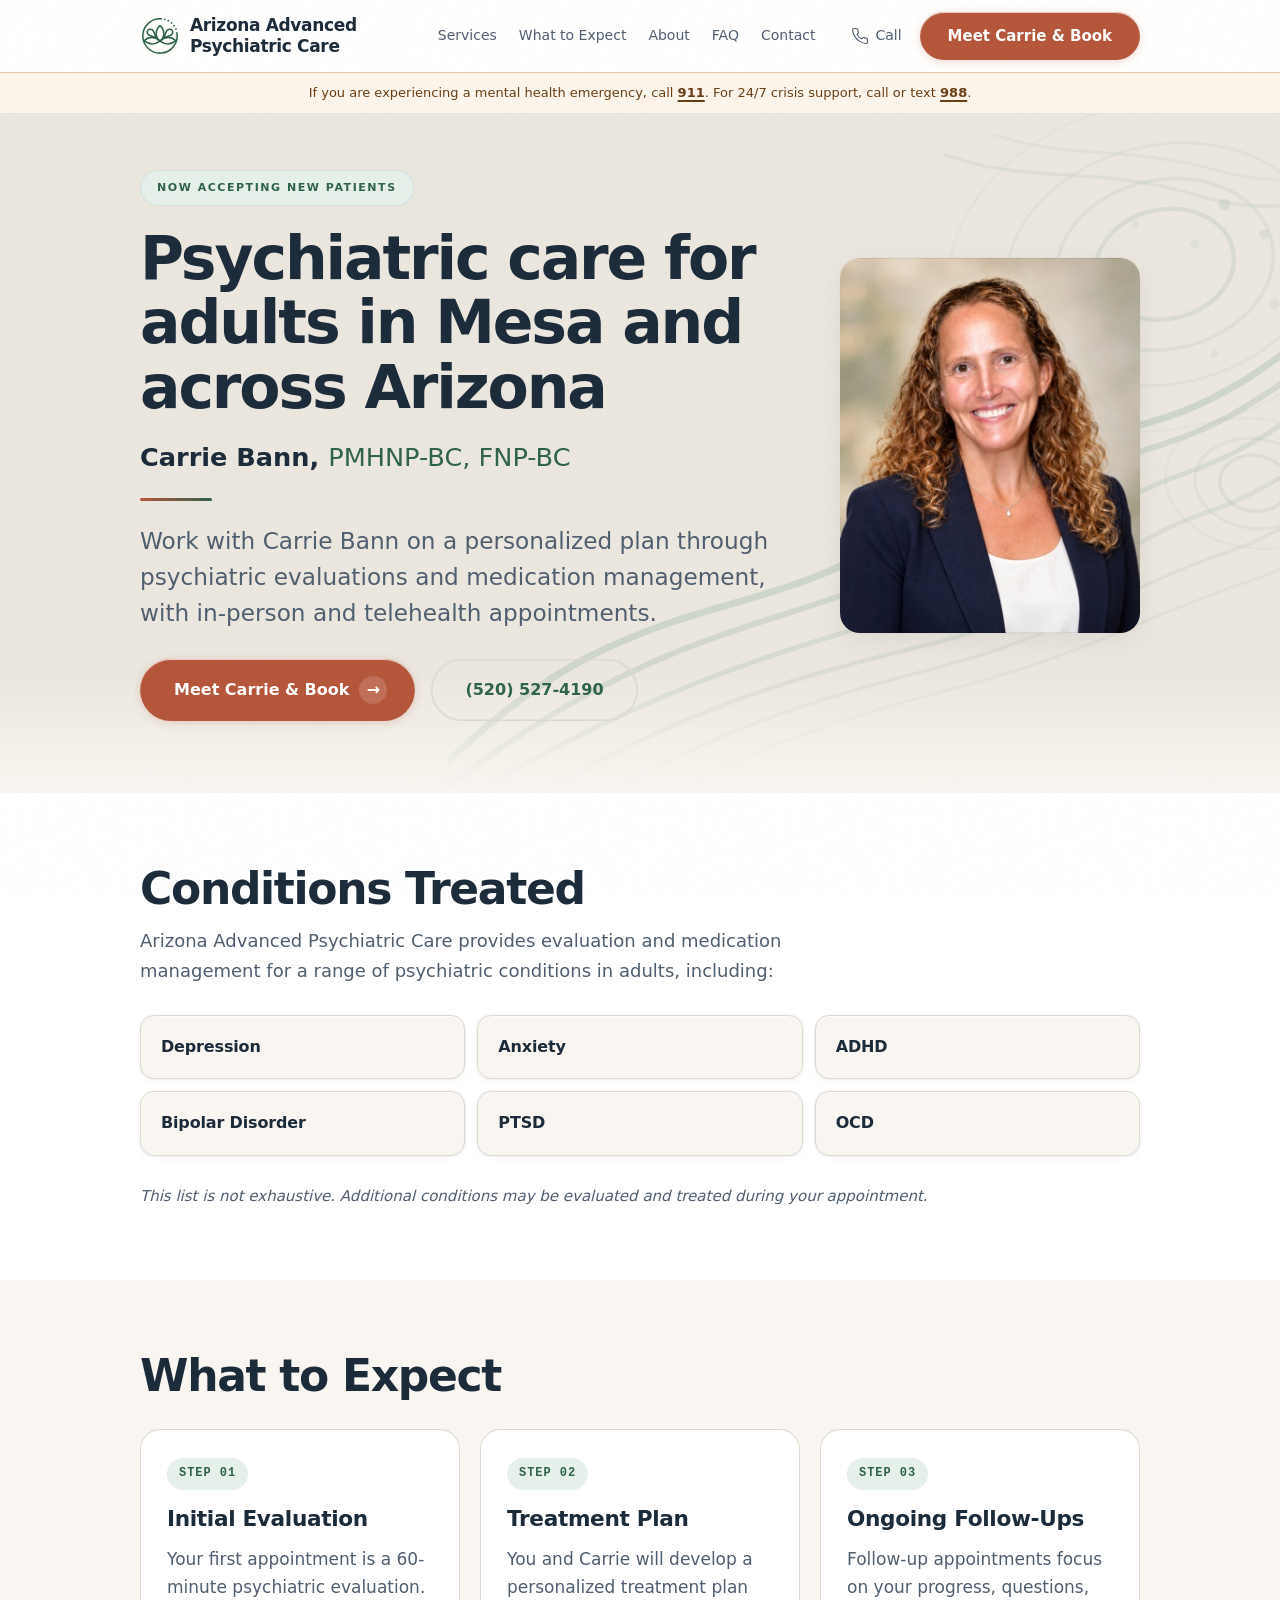
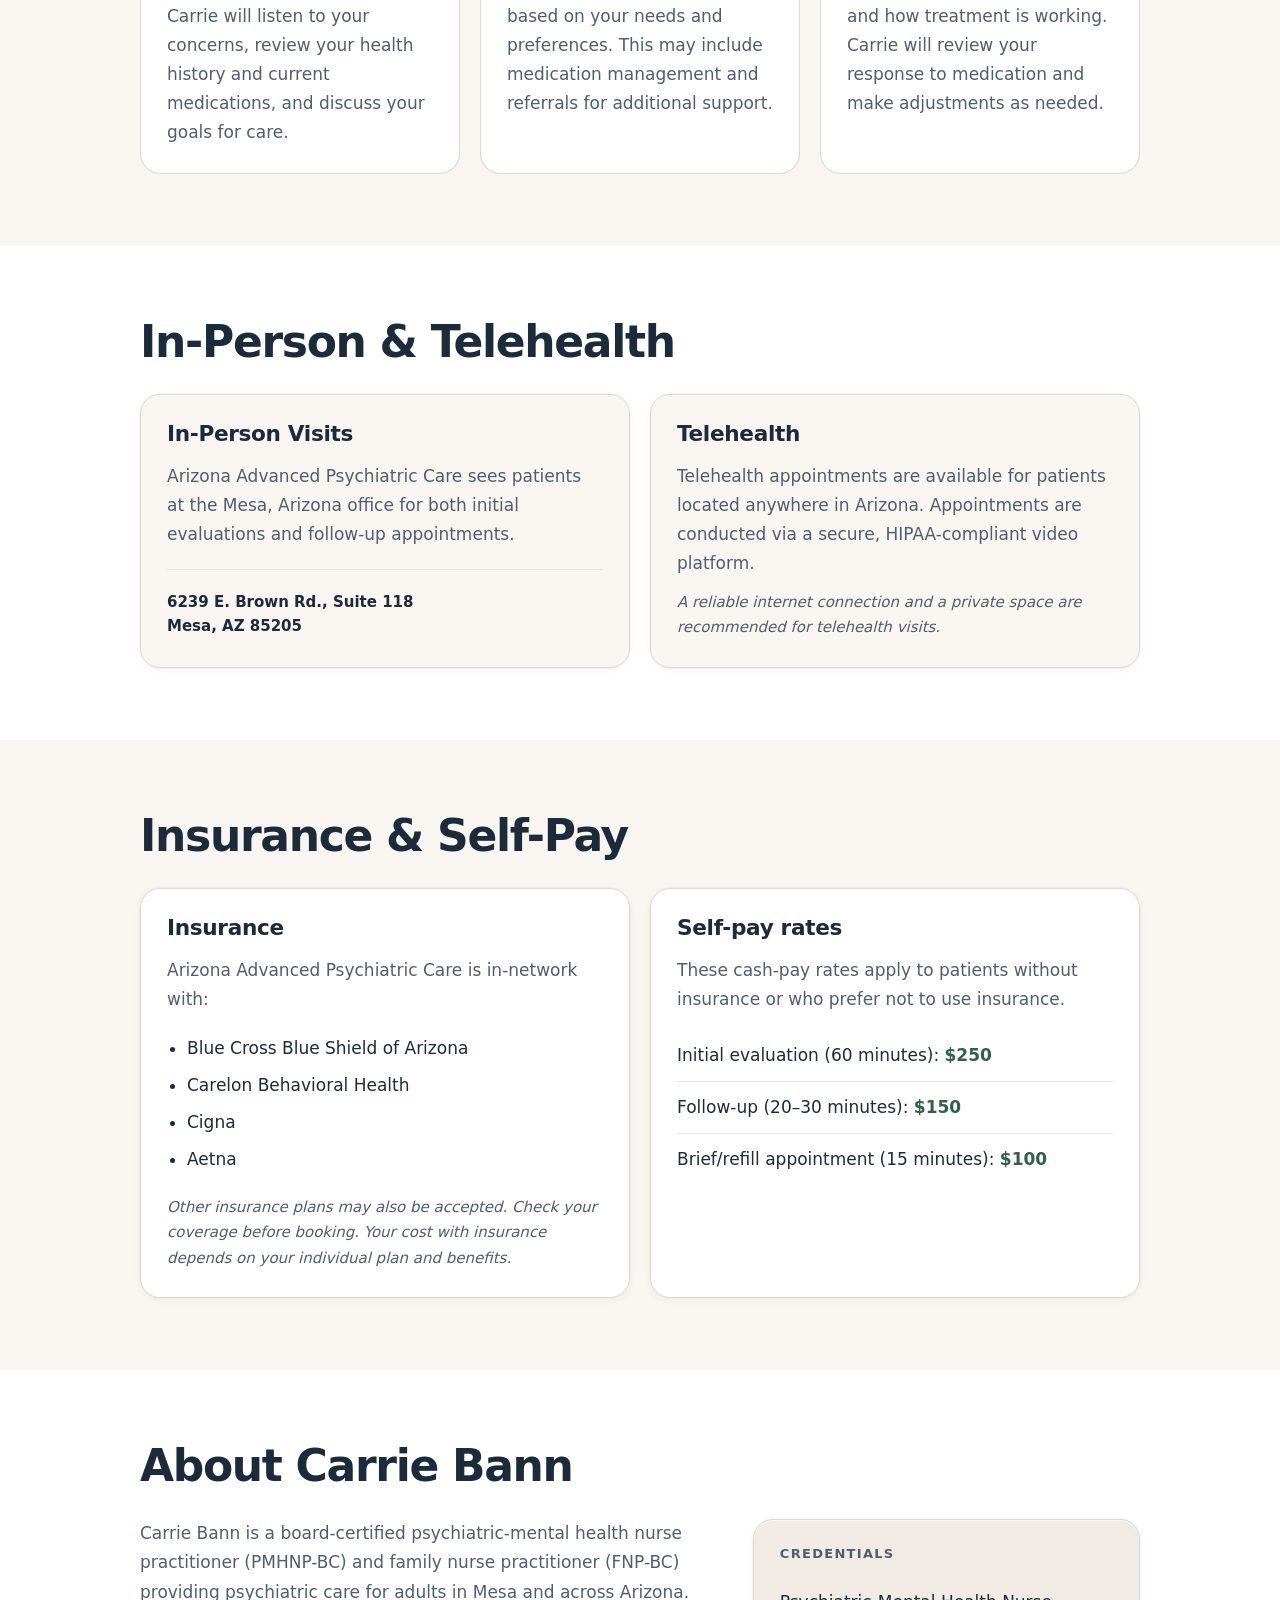
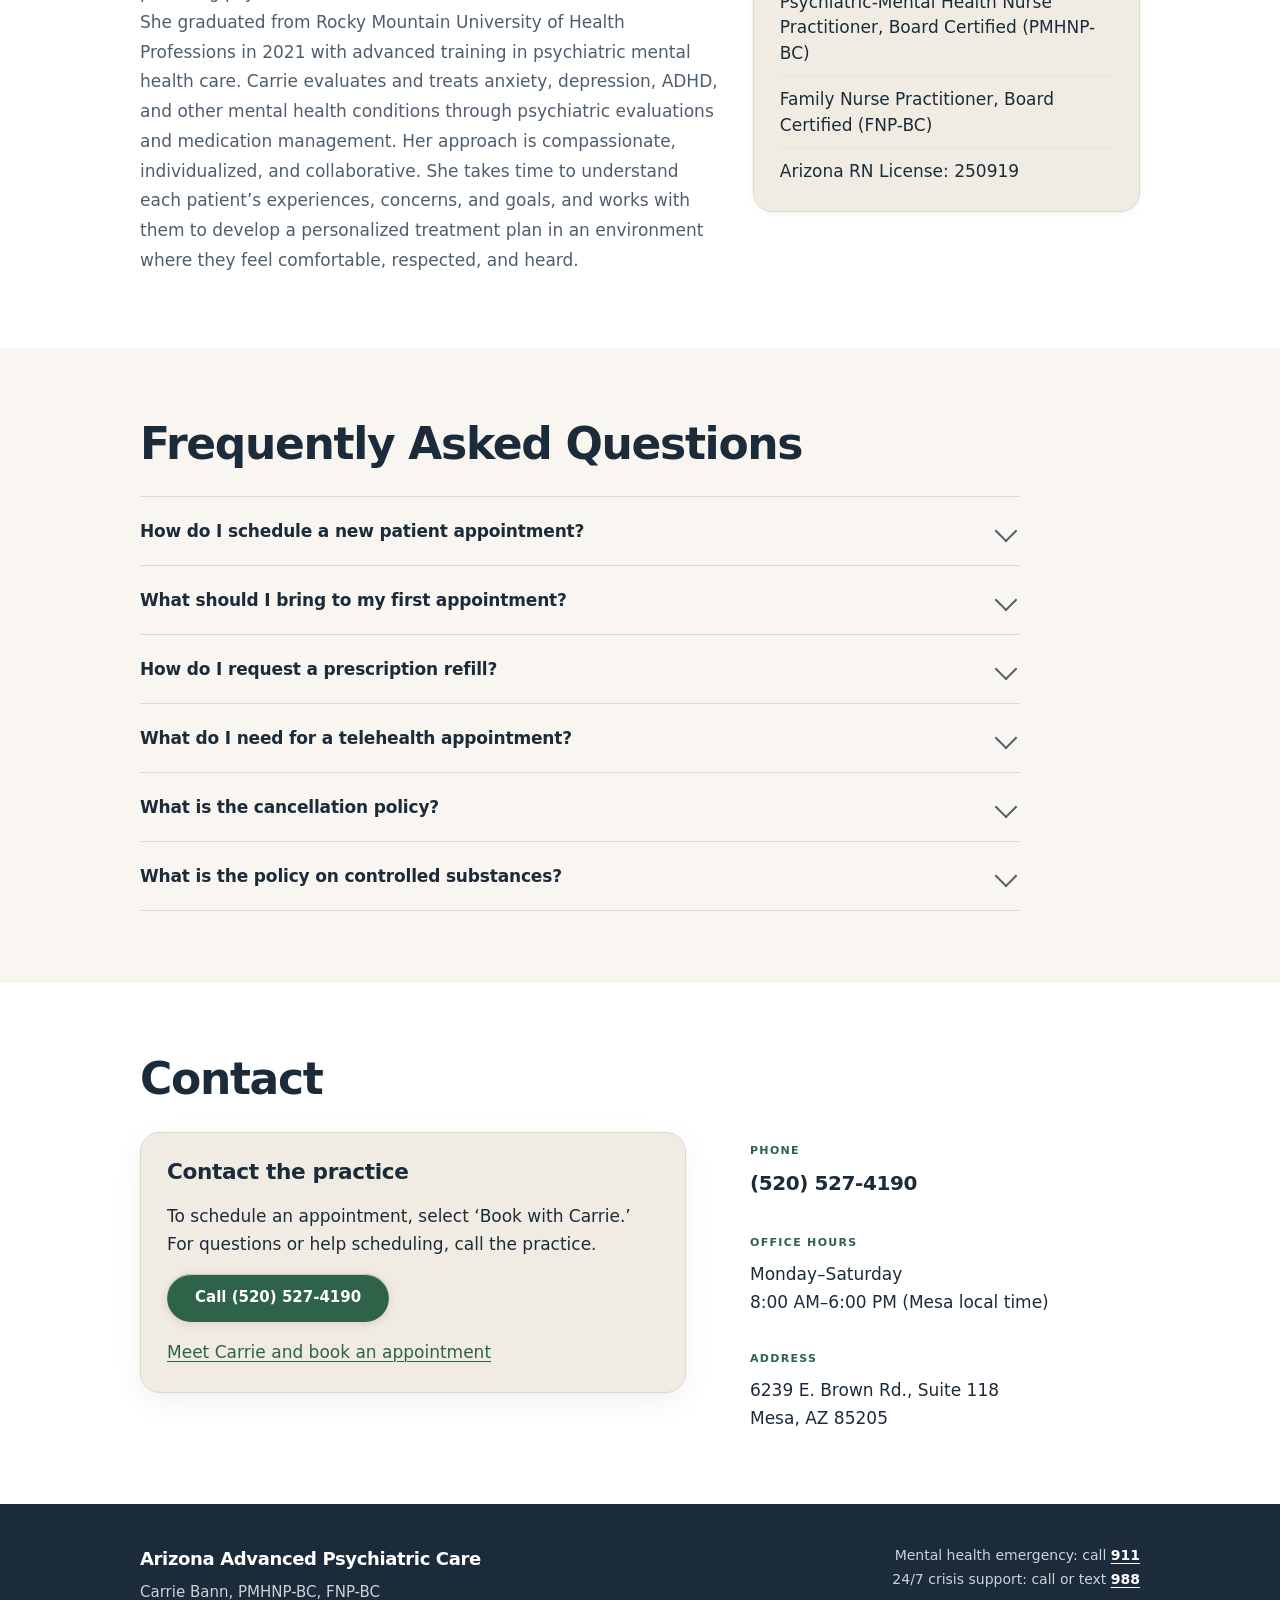
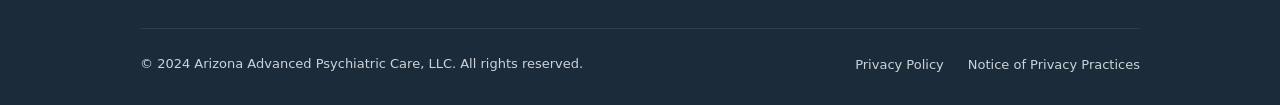
<file: index.html>
<!DOCTYPE html>
<html lang="en">
<head>
    <meta charset="UTF-8">
    <meta name="viewport" content="width=device-width, initial-scale=1.0">
    <title>Arizona Advanced Psychiatric Care | Psychiatric Nurse Practitioner — Mesa, AZ</title>
    <meta name="description" content="Arizona Advanced Psychiatric Care provides psychiatric evaluations and medication management for adults in Mesa, Arizona. In-person and telehealth appointments. Carrie Bann, PMHNP-BC, FNP-BC.">
    <meta property="og:title" content="Arizona Advanced Psychiatric Care | Psychiatric Nurse Practitioner — Mesa, AZ">
    <meta property="og:description" content="Psychiatric evaluations and medication management for adults in Mesa, Arizona. In-person and telehealth appointments available.">
    <meta property="og:type" content="website">
    <meta property="og:url" content="https://azadvancedcare.com">
    <meta property="og:site_name" content="Arizona Advanced Psychiatric Care">
    <link rel="icon" href="/favicon.svg" type="image/svg+xml">
    <link rel="stylesheet" href="styles.css">
    <script type="application/ld+json">
    {
        "@context": "https://schema.org",
        "@type": [
            "MedicalBusiness",
            "LocalBusiness"
        ],
        "name": "Arizona Advanced Psychiatric Care, LLC",
        "url": "https://azadvancedcare.com/",
        "description": "Arizona Advanced Psychiatric Care provides psychiatric evaluations and medication management for adults in Mesa, Arizona.",
        "telephone": "+15205274190",
        "address": {
            "@type": "PostalAddress",
            "streetAddress": "6239 E. Brown Rd., Suite 118",
            "addressLocality": "Mesa",
            "addressRegion": "AZ",
            "postalCode": "85205",
            "addressCountry": "US"
        },
        "paymentAccepted": [
            "Insurance",
            "Self-pay"
        ],
        "areaServed": {
            "@type": "State",
            "name": "Arizona"
        },
        "employee": {
            "@type": "Person",
            "@id": "https://azadvancedcare.com/carrie#carrie-bann",
            "name": "Carrie Bann",
            "jobTitle": "Psychiatric-Mental Health Nurse Practitioner",
            "honorificSuffix": "PMHNP-BC, FNP-BC"
        },
        "openingHoursSpecification": {
            "@type": "OpeningHoursSpecification",
            "dayOfWeek": [
                "Monday",
                "Tuesday",
                "Wednesday",
                "Thursday",
                "Friday",
                "Saturday"
            ],
            "opens": "08:00",
            "closes": "18:00"
        },
        "@id": "https://azadvancedcare.com/#practice"
    }
    </script>
    <link rel="canonical" href="https://azadvancedcare.com/">
</head>
<body>
    <a href="#main" class="skip-link">Skip to main content</a>

    <div class="site-header-wrapper">
        <header class="site-header" role="banner">
            <div class="header-inner">
                <a href="/" class="logo" aria-label="Arizona Advanced Psychiatric Care — Home"><img class="brand-symbol" src="images/practice-symbol.svg" width="40" height="40" alt="" aria-hidden="true"><span class="brand-name">Arizona Advanced Psychiatric Care</span></a>
                <nav class="site-nav" aria-label="Primary navigation">
                    <button class="nav-toggle" type="button" aria-expanded="false" aria-controls="nav-menu" aria-label="Open menu">
                        <span class="nav-toggle-bar"></span>
                        <span class="nav-toggle-bar"></span>
                        <span class="nav-toggle-bar"></span>
                    </button>
                    <ul class="nav-menu" id="nav-menu" role="list">
                        <li><a href="#conditions">Services</a></li>
                        <li><a href="#what-to-expect">What to Expect</a></li>
                        <li><a href="#about">About</a></li>
                        <li><a href="#faq">FAQ</a></li>
                        <li><a href="#contact">Contact</a></li>
                    </ul>
                </nav>
                <div class="header-actions">
                    <!-- PLACEHOLDER: Replace tel:+15205274190 with actual phone number -->
                    <a href="tel:+15205274190" class="header-phone" aria-label="Call Arizona Advanced Psychiatric Care">
                        <svg aria-hidden="true" width="18" height="18" viewBox="0 0 24 24" fill="none" stroke="currentColor" stroke-width="1.5" stroke-linecap="round" stroke-linejoin="round"><path d="M22 16.92v3a2 2 0 0 1-2.18 2 19.79 19.79 0 0 1-8.63-3.07 19.5 19.5 0 0 1-6-6 19.79 19.79 0 0 1-3.07-8.67A2 2 0 0 1 4.11 2h3a2 2 0 0 1 2 1.72c.127.96.361 1.903.7 2.81a2 2 0 0 1-.45 2.11L8.09 9.91a16 16 0 0 0 6 6l1.27-1.27a2 2 0 0 1 2.11-.45c.907.339 1.85.573 2.81.7A2 2 0 0 1 22 16.92z"/></svg>
                        <span class="header-phone-text">Call</span>
                    </a>
                    <a href="/carrie" class="btn btn-primary header-cta">Meet Carrie &amp; Book</a>
                </div>
            </div>
        </header>

        <div class="crisis-bar">
            <div class="crisis-bar-inner">
                <p>If you are experiencing a mental health emergency, call <a href="tel:911">911</a>. For 24/7 crisis support, call or text <a href="tel:988">988</a>.</p>
            </div>
        </div>
    </div>

    <main tabindex="-1" id="main">

        <!-- Hero -->
        <section class="section hero" id="hero">
            <div class="container hero-layout">
                <div class="hero-content">
                    <!-- PLACEHOLDER: Update date when accepting-new-patients status changes -->
                    <p class="eyebrow">Now Accepting New Patients</p>
                    <h1>Psychiatric care for adults in Mesa and across Arizona</h1>
                    <p class="hero-provider">Carrie Bann, <span class="hero-provider-credentials">PMHNP-BC, FNP-BC</span></p>
                    <hr class="hero-rule" aria-hidden="true">
                    <p class="hero-subtitle">Work with Carrie Bann on a personalized plan through psychiatric evaluations and medication management, with in-person and telehealth appointments.</p>
                    <div class="hero-actions">
                        <a href="/carrie" class="btn btn-primary btn-lg">Meet Carrie &amp; Book <span class="btn-arrow" aria-hidden="true">&rarr;</span></a>
                        <!-- PLACEHOLDER: Replace tel:+15205274190 with actual phone number -->
                        <a href="tel:+15205274190" class="btn btn-outline btn-lg">(520) 527-4190</a>
                    </div>
                </div>
                <img class="carrie-portrait" src="images/carrie-bann-640.jpg" srcset="images/carrie-bann-320.jpg 320w, images/carrie-bann-640.jpg 640w" sizes="(max-width: 767px) 240px, 300px" width="1122" height="1402" alt="Portrait of Carrie Bann" decoding="async">
            </div>
        </section>

        <!-- Conditions Treated -->
        <section class="section section-alt" id="conditions">
            <div class="container">
                <div class="section-header">
                    <h2>Conditions Treated</h2>
                    <p class="section-intro">Arizona Advanced Psychiatric Care provides evaluation and medication management for a range of psychiatric conditions in adults, including:</p>
                </div>
                <ul class="conditions-grid" role="list">
                    <li class="condition-card">Depression</li>
                    <li class="condition-card">Anxiety</li>
                    <li class="condition-card">ADHD</li>
                    <li class="condition-card">Bipolar Disorder</li>
                    <li class="condition-card">PTSD</li>
                    <li class="condition-card">OCD</li>
                </ul>
                <p class="conditions-note">This list is not exhaustive. Additional conditions may be evaluated and treated during your appointment.</p>
            </div>
        </section>

        <!-- What to Expect -->
        <section class="section" id="what-to-expect">
            <div class="container">
                <div class="section-header">
                    <h2>What to Expect</h2>
                </div>
                <ol class="steps" role="list">
                    <li class="step">
                        <div class="step-content">
                            <div class="step-number" aria-hidden="true">Step 01</div>
                            <h3>Initial Evaluation</h3>
                            <p>Your first appointment is a 60-minute psychiatric evaluation. Carrie will listen to your concerns, review your health history and current medications, and discuss your goals for care.</p>
                        </div>
                    </li>
                    <li class="step">
                        <div class="step-content">
                            <div class="step-number" aria-hidden="true">Step 02</div>
                            <h3>Treatment Plan</h3>
                            <p>You and Carrie will develop a personalized treatment plan based on your needs and preferences. This may include medication management and referrals for additional support.</p>
                        </div>
                    </li>
                    <li class="step">
                        <div class="step-content">
                            <div class="step-number" aria-hidden="true">Step 03</div>
                            <h3>Ongoing Follow-Ups</h3>
                            <p>Follow-up appointments focus on your progress, questions, and how treatment is working. Carrie will review your response to medication and make adjustments as needed.</p>
                        </div>
                    </li>
                </ol>
            </div>
        </section>

        <!-- In-Person & Telehealth -->
        <section class="section section-alt" id="care-options">
            <div class="container">
                <div class="section-header">
                    <h2>In-Person &amp; Telehealth</h2>
                </div>
                <div class="options-grid">
                    <div class="option-card">
                        <h3>In-Person Visits</h3>
                        <p>Arizona Advanced Psychiatric Care sees patients at the Mesa, Arizona office for both initial evaluations and follow-up appointments.</p>
                        <address class="option-address">
                            6239 E. Brown Rd., Suite 118<br>
                            Mesa, AZ 85205
                        </address>
                    </div>
                    <div class="option-card">
                        <h3>Telehealth</h3>
                        <p>Telehealth appointments are available for patients located anywhere in Arizona. Appointments are conducted via a secure, HIPAA-compliant video platform.</p>
                        <p class="option-note">A reliable internet connection and a private space are recommended for telehealth visits.</p>
                    </div>
                </div>
            </div>
        </section>

        <!-- Insurance & Self-Pay -->
        <section class="section" id="insurance">
            <div class="container">
                <div class="section-header">
                    <h2>Insurance &amp; Self-Pay</h2>
                </div>
                <div class="insurance-content">
                    <div class="insurance-card">
                        <h3>Insurance</h3>
                        <p>Arizona Advanced Psychiatric Care is in-network with:</p>
                        <ul class="payer-list">
                            <li>Blue Cross Blue Shield of Arizona</li>
                            <li>Carelon Behavioral Health</li>
                            <li>Cigna</li>
                            <li>Aetna</li>
                        </ul>
                        <p class="insurance-note">Other insurance plans may also be accepted. Check your coverage before booking. Your cost with insurance depends on your individual plan and benefits.</p>
                    </div>
                    <div class="insurance-card">
                        <h3>Self-pay rates</h3>
                        <p>These cash-pay rates apply to patients without insurance or who prefer not to use insurance.</p>
                        <ul class="payer-list">
                            <li>Initial evaluation (60 minutes): <strong>$250</strong></li>
                            <li>Follow-up (20–30 minutes): <strong>$150</strong></li>
                            <li>Brief/refill appointment (15 minutes): <strong>$100</strong></li>
                        </ul>
                    </div>
                </div>
            </div>
        </section>

        <!-- About -->
        <section class="section section-alt" id="about">
            <div class="container">
                <div class="section-header">
                    <h2>About Carrie Bann</h2>
                </div>
                <div class="about-content">
                    <div class="about-bio">

                        <p>Carrie Bann is a board-certified psychiatric-mental health nurse practitioner (PMHNP-BC) and family nurse practitioner (FNP-BC) providing psychiatric care for adults in Mesa and across Arizona. She graduated from Rocky Mountain University of Health Professions in 2021 with advanced training in psychiatric mental health care. Carrie evaluates and treats anxiety, depression, ADHD, and other mental health conditions through psychiatric evaluations and medication management. Her approach is compassionate, individualized, and collaborative. She takes time to understand each patient’s experiences, concerns, and goals, and works with them to develop a personalized treatment plan in an environment where they feel comfortable, respected, and heard.</p>
                    </div>
                    <div class="about-credentials">
                        <h3>Credentials</h3>
                        <ul>
                            <li>Psychiatric-Mental Health Nurse Practitioner, Board Certified (PMHNP-BC)</li>
                            <li>Family Nurse Practitioner, Board Certified (FNP-BC)</li>
                            <li>Arizona RN License: 250919</li>
                        </ul>
                    </div>
                </div>
            </div>
        </section>

        <!-- FAQ -->
        <section class="section" id="faq">
            <div class="container">
                <div class="section-header">
                    <h2>Frequently Asked Questions</h2>
                </div>
                <div class="faq-list">
                    <details class="faq-item">
                        <summary>How do I schedule a new patient appointment?</summary>
                        <div class="faq-answer">
                            <p>Select “Book with Carrie” to view available appointments and schedule online. If you plan to pay out of pocket or need help scheduling, call the office. Availability varies; please check for current openings.</p>
                        </div>
                    </details>
                    <details class="faq-item">
                        <summary>What should I bring to my first appointment?</summary>
                        <div class="faq-answer">
                            <p>Please have a list of your current medications, supplements, and allergies ready. Relevant medical records or previous psychiatric evaluations may also be helpful. Complete any requested intake forms before your 60-minute appointment.</p>
                        </div>
                    </details>
                    <details class="faq-item">
                        <summary>How do I request a prescription refill?</summary>
                        <div class="faq-answer">
                            <p>Please schedule a 15-minute refill appointment at least 3 business days before you run out of medication. The self-pay rate is $100; insurance costs depend on your plan. Carrie will review your medication and determine whether a refill is appropriate.</p>
                        </div>
                    </details>
                    <details class="faq-item">
                        <summary>What do I need for a telehealth appointment?</summary>
                        <div class="faq-answer">
                            <p>You’ll need a phone, tablet, or computer with a camera and microphone, a reliable internet connection, and a private, quiet space. Follow the joining instructions provided for your appointment and test your audio and video beforehand. Let the practice know where you’ll be physically located so it can confirm whether a telehealth visit is available there.</p>
                        </div>
                    </details>
                    <details class="faq-item">
                        <summary>What is the cancellation policy?</summary>
                        <div class="faq-answer">
                            <p>Please provide at least 24 hours’ notice to cancel your appointment. A $75 fee applies to cancellations made less than 24 hours in advance and to missed appointments.</p>
                        </div>
                    </details>
                    <details class="faq-item">
                        <summary>What is the policy on controlled substances?</summary>
                        <div class="faq-answer">
                            <p>Prescribing decisions are based on an individual evaluation, clinical appropriateness, and applicable requirements. An appointment does not guarantee a prescription for a particular medication. Carrie will explain any follow-up, monitoring, or other requirements that apply to your treatment plan.</p>
                        </div>
                    </details>
                </div>
            </div>
        </section>

        <!-- Contact -->
        <section class="section section-alt" id="contact">
            <div class="container">
                <div class="section-header">
                    <h2>Contact</h2>
                </div>
                <div class="contact-grid">
                    <div class="contact-form-wrapper">
                        <div class="form-shell">
                            <h3>Contact the practice</h3>
                            <p>To schedule an appointment, select ‘Book with Carrie.’ For questions or help scheduling, call the practice.</p>
                            <p><a class="btn btn-primary" href="tel:+15205274190">Call (520) 527-4190</a></p>
                            <p><a href="/carrie">Meet Carrie and book an appointment</a></p>
                        </div>
                    </div>
                    <div class="contact-info">
                        <div class="contact-info-block">
                            <h3>Phone</h3>
                            <!-- PLACEHOLDER: Replace tel:+15205274190 and display number with actual phone -->
                            <a href="tel:+15205274190" class="contact-link">(520) 527-4190</a>
                        </div>
                        <div class="contact-info-block">
                            <h3>Office Hours</h3>
                            <p>Monday–Saturday<br>8:00 AM–6:00 PM (Mesa local time)</p>
                        </div>
                        <div class="contact-info-block">
                            <h3>Address</h3>
                                <address>
                                6239 E. Brown Rd., Suite 118<br>
                                Mesa, AZ 85205
                            </address>
                        </div>
                    </div>
                </div>
            </div>
        </section>

    </main>

    <footer class="site-footer" role="contentinfo">
        <div class="container">
            <div class="footer-main">
                <div class="footer-brand">
                    <p class="footer-name">Arizona Advanced Psychiatric Care</p>
                    <p class="footer-credentials">Carrie Bann, PMHNP-BC, FNP-BC</p>
                </div>
                <div class="footer-crisis">
                    <p>Mental health emergency: call <a href="tel:911">911</a><br>
                    24/7 crisis support: call or text <a href="tel:988">988</a></p>
                </div>
            </div>
            <div class="footer-bottom">
                <p class="copyright">&copy; 2024 Arizona Advanced Psychiatric Care, LLC. All rights reserved.</p>
                <ul class="footer-links" role="list">
                    <li><a href="/privacy-policy">Privacy Policy</a></li>
                    <!-- PLACEHOLDER: Replace with actual NPP page URL -->
                    <li><a href="/notice-of-privacy-practices">Notice of Privacy Practices</a></li>
                </ul>
            </div>
        </div>
    </footer>

    <script src="script.js"></script>
</body>
</html>
</file>
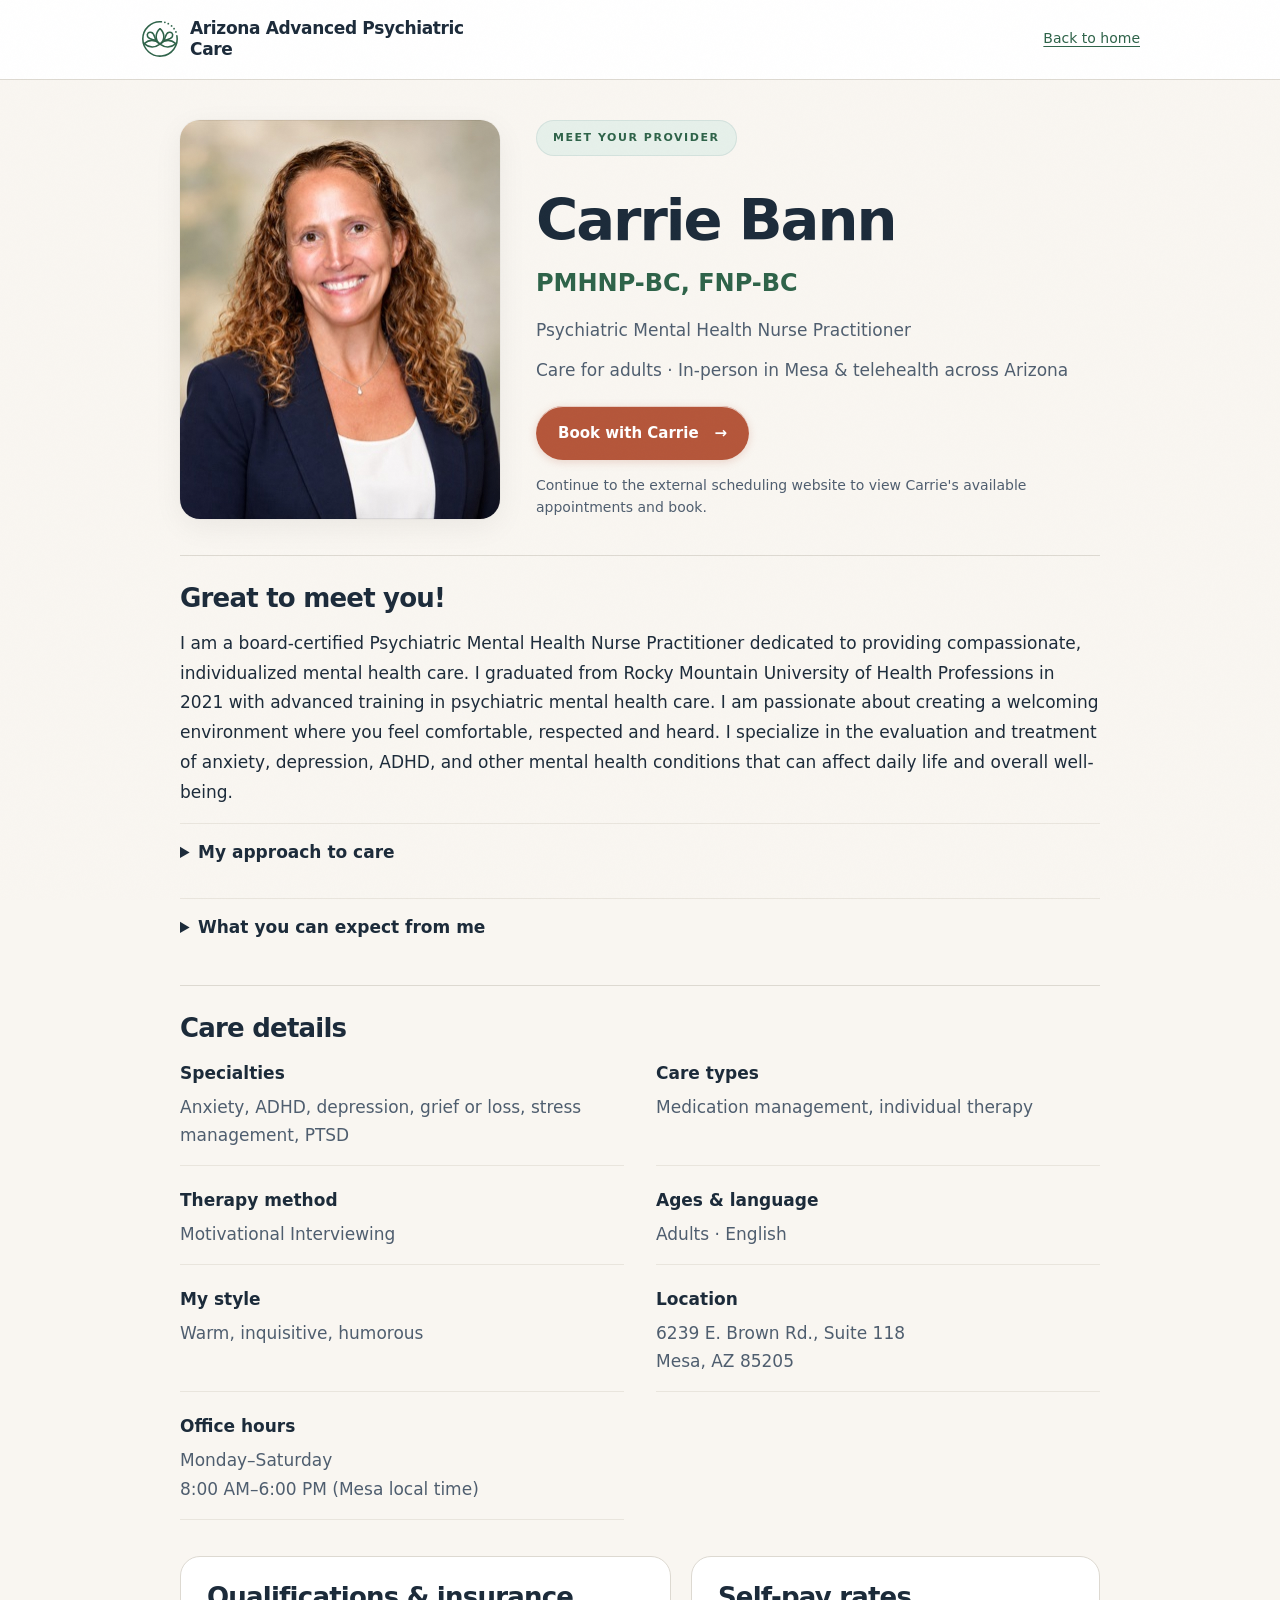
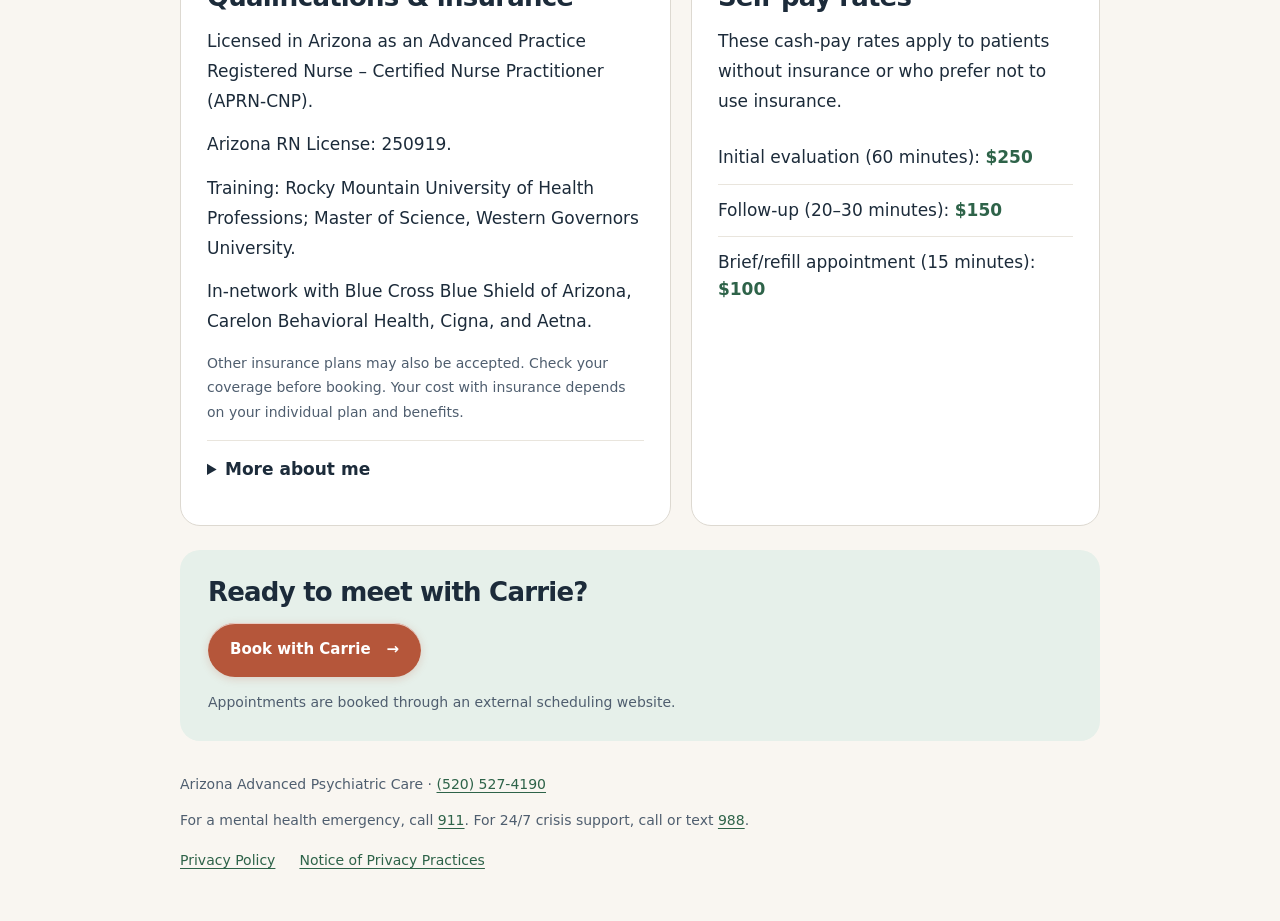
<file: carrie.html>
<!DOCTYPE html>
<html lang="en">
<head>
    <meta charset="UTF-8">
    <meta name="viewport" content="width=device-width, initial-scale=1.0">
    <title>Meet Carrie Bann | Arizona Advanced Psychiatric Care</title>
    <meta name="description" content="Meet Carrie Bann, PMHNP-BC, FNP-BC. Psychiatric care for adults in Mesa and across Arizona. Book an appointment with Carrie.">
    <link rel="stylesheet" href="styles.css">
    <link rel="stylesheet" href="carrie.css">
    <link rel="icon" href="/favicon.svg" type="image/svg+xml">
    <link rel="canonical" href="https://azadvancedcare.com/carrie">
    <script type="application/ld+json">
    {
        "@context": "https://schema.org",
        "@type": "Person",
        "@id": "https://azadvancedcare.com/carrie#carrie-bann",
        "name": "Carrie Bann",
        "url": "https://azadvancedcare.com/carrie",
        "jobTitle": "Psychiatric-Mental Health Nurse Practitioner",
        "honorificSuffix": "PMHNP-BC, FNP-BC",
        "image": "https://azadvancedcare.com/images/carrie-bann-640.jpg",
        "worksFor": {
            "@type": "MedicalBusiness",
            "@id": "https://azadvancedcare.com/#practice",
            "name": "Arizona Advanced Psychiatric Care, LLC",
            "url": "https://azadvancedcare.com/"
        }
    }
    </script>
</head>
<body class="provider-page">
    <a class="skip-link" href="#main">Skip to main content</a>
    <header class="provider-header"><div class="container"><a class="logo" href="/"><img class="brand-symbol" src="images/practice-symbol.svg" width="40" height="40" alt="" aria-hidden="true"><span class="brand-name">Arizona Advanced Psychiatric Care</span></a><a class="provider-back" href="/">Back to home</a></div></header>
    <main tabindex="-1" id="main" class="container provider-main">
        <section class="provider-intro" aria-labelledby="provider-name">
            <img class="carrie-portrait" src="images/carrie-bann-640.jpg" srcset="images/carrie-bann-320.jpg 320w, images/carrie-bann-640.jpg 640w" sizes="(max-width: 767px) 260px, 320px" width="1122" height="1402" alt="Portrait of Carrie Bann" decoding="async">
            <div class="provider-intro-copy">
            <p class="eyebrow">Meet your provider</p>
            <h1 id="provider-name">Carrie Bann</h1>
            <p class="provider-title">PMHNP-BC, FNP-BC</p>
            <p class="provider-description">Psychiatric Mental Health Nurse Practitioner</p>
            <p class="provider-description">Care for adults · In-person in Mesa &amp; telehealth across Arizona</p>
            <a class="btn btn-primary btn-lg" href="https://care.headway.co/providers/carrie-bann?utm_source=pem&amp;utm_medium=direct_link&amp;utm_campaign=230954">Book with Carrie <span aria-hidden="true">&rarr;</span></a>
            <p class="booking-note">Continue to the external scheduling website to view Carrie's available appointments and book.</p>
            </div>
        </section>
        <section class="provider-section" aria-labelledby="welcome-title">
            <h2 id="welcome-title">Great to meet you!</h2>
            <p>I am a board-certified Psychiatric Mental Health Nurse Practitioner dedicated to providing compassionate, individualized mental health care. I graduated from Rocky Mountain University of Health Professions in 2021 with advanced training in psychiatric mental health care. I am passionate about creating a welcoming environment where you feel comfortable, respected and heard. I specialize in the evaluation and treatment of anxiety, depression, ADHD, and other mental health conditions that can affect daily life and overall well-being.</p>
            <details><summary>My approach to care</summary><p>My approach is compassionate, individualized, and collaborative. I take the time to understand not only your symptoms, but also your experiences, goals, concerns and what is important to you. Together, we'll explore treatment options and develop a plan that fits your needs and your life. I believe effective care is a partnership, and I want you to feel informed, comfortable and involved in every step of your care.</p></details>
            <details><summary>What you can expect from me</summary><p>Your first session is an opportunity for me to get to know you. We'll discuss what brought you in and what you hope to accomplish. We'll discuss your current concerns, mental health history, medications, overall health, and other factors that may have an impact on how you are feeling. There is no judgment and no expectation that you have everything figured out before we meet. By the end of the first session, we'll work together to create a treatment plan tailored to your needs and goals.</p></details>
        </section>
        <section class="provider-section" aria-labelledby="care-title">
            <h2 id="care-title">Care details</h2>
            <dl class="provider-facts">
                <div><dt>Specialties</dt><dd>Anxiety, ADHD, depression, grief or loss, stress management, PTSD</dd></div>
                <div><dt>Care types</dt><dd>Medication management, individual therapy</dd></div>
                <div><dt>Therapy method</dt><dd>Motivational Interviewing</dd></div>
                <div><dt>Ages &amp; language</dt><dd>Adults · English</dd></div>
                <div><dt>My style</dt><dd>Warm, inquisitive, humorous</dd></div>
                <div><dt>Location</dt><dd><address>6239 E. Brown Rd., Suite 118<br>Mesa, AZ 85205</address></dd></div>
                <div><dt>Office hours</dt><dd>Monday–Saturday<br>8:00 AM–6:00 PM (Mesa local time)</dd></div>
            </dl>
        </section>
        <div class="provider-payment-grid">
        <section class="provider-section" aria-labelledby="qualification-title">
            <h2 id="qualification-title">Qualifications &amp; insurance</h2>
            <p>Licensed in Arizona as an Advanced Practice Registered Nurse – Certified Nurse Practitioner (APRN-CNP).</p>
            <p>Arizona RN License: 250919.</p>
            <p>Training: Rocky Mountain University of Health Professions; Master of Science, Western Governors University.</p>
            <p>In-network with Blue Cross Blue Shield of Arizona, Carelon Behavioral Health, Cigna, and Aetna.</p>
            <p class="booking-note">Other insurance plans may also be accepted. Check your coverage before booking. Your cost with insurance depends on your individual plan and benefits.</p>
            <details><summary>More about me</summary><p>I identify as Caucasian and a woman.</p></details>
        </section>
        <section class="provider-section" aria-labelledby="self-pay-title">
            <h2 id="self-pay-title">Self-pay rates</h2>
            <p>These cash-pay rates apply to patients without insurance or who prefer not to use insurance.</p>
            <ul class="payer-list">
                <li>Initial evaluation (60 minutes): <strong>$250</strong></li>
                <li>Follow-up (20–30 minutes): <strong>$150</strong></li>
                <li>Brief/refill appointment (15 minutes): <strong>$100</strong></li>
            </ul>
        </section>
        </div>
        <section class="provider-booking" aria-labelledby="booking-title">
            <h2 id="booking-title">Ready to meet with Carrie?</h2>
            <a class="btn btn-primary btn-lg" href="https://care.headway.co/providers/carrie-bann?utm_source=pem&amp;utm_medium=direct_link&amp;utm_campaign=230954">Book with Carrie <span aria-hidden="true">&rarr;</span></a>
            <p class="booking-note">Appointments are booked through an external scheduling website.</p>
        </section>
    </main>
    <footer class="provider-footer container"><p>Arizona Advanced Psychiatric Care · <a href="tel:+15205274190">(520) 527-4190</a></p><p>For a mental health emergency, call <a href="tel:911">911</a>. For 24/7 crisis support, call or text <a href="tel:988">988</a>.</p><nav class="privacy-links" aria-label="Privacy documents"><a href="/privacy-policy">Privacy Policy</a><a href="/notice-of-privacy-practices">Notice of Privacy Practices</a></nav></footer>
</body>
</html>
</file>
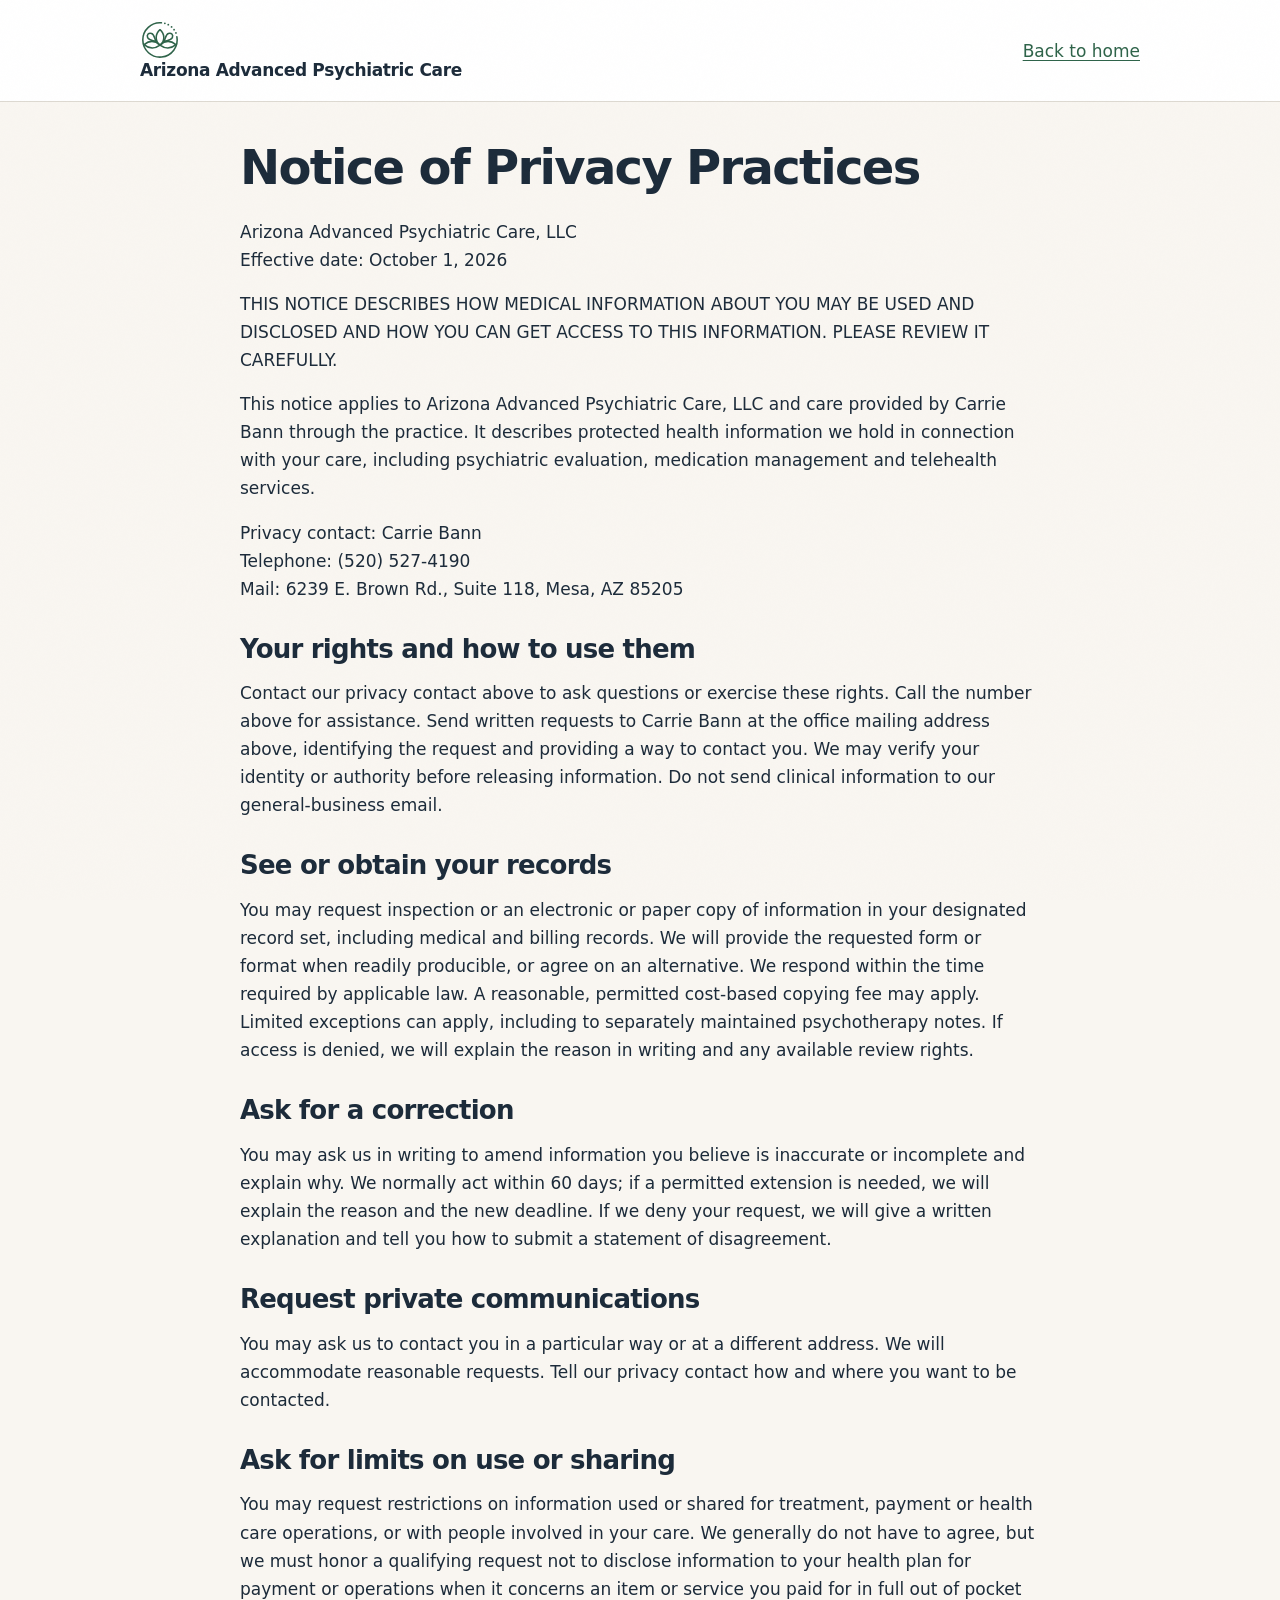
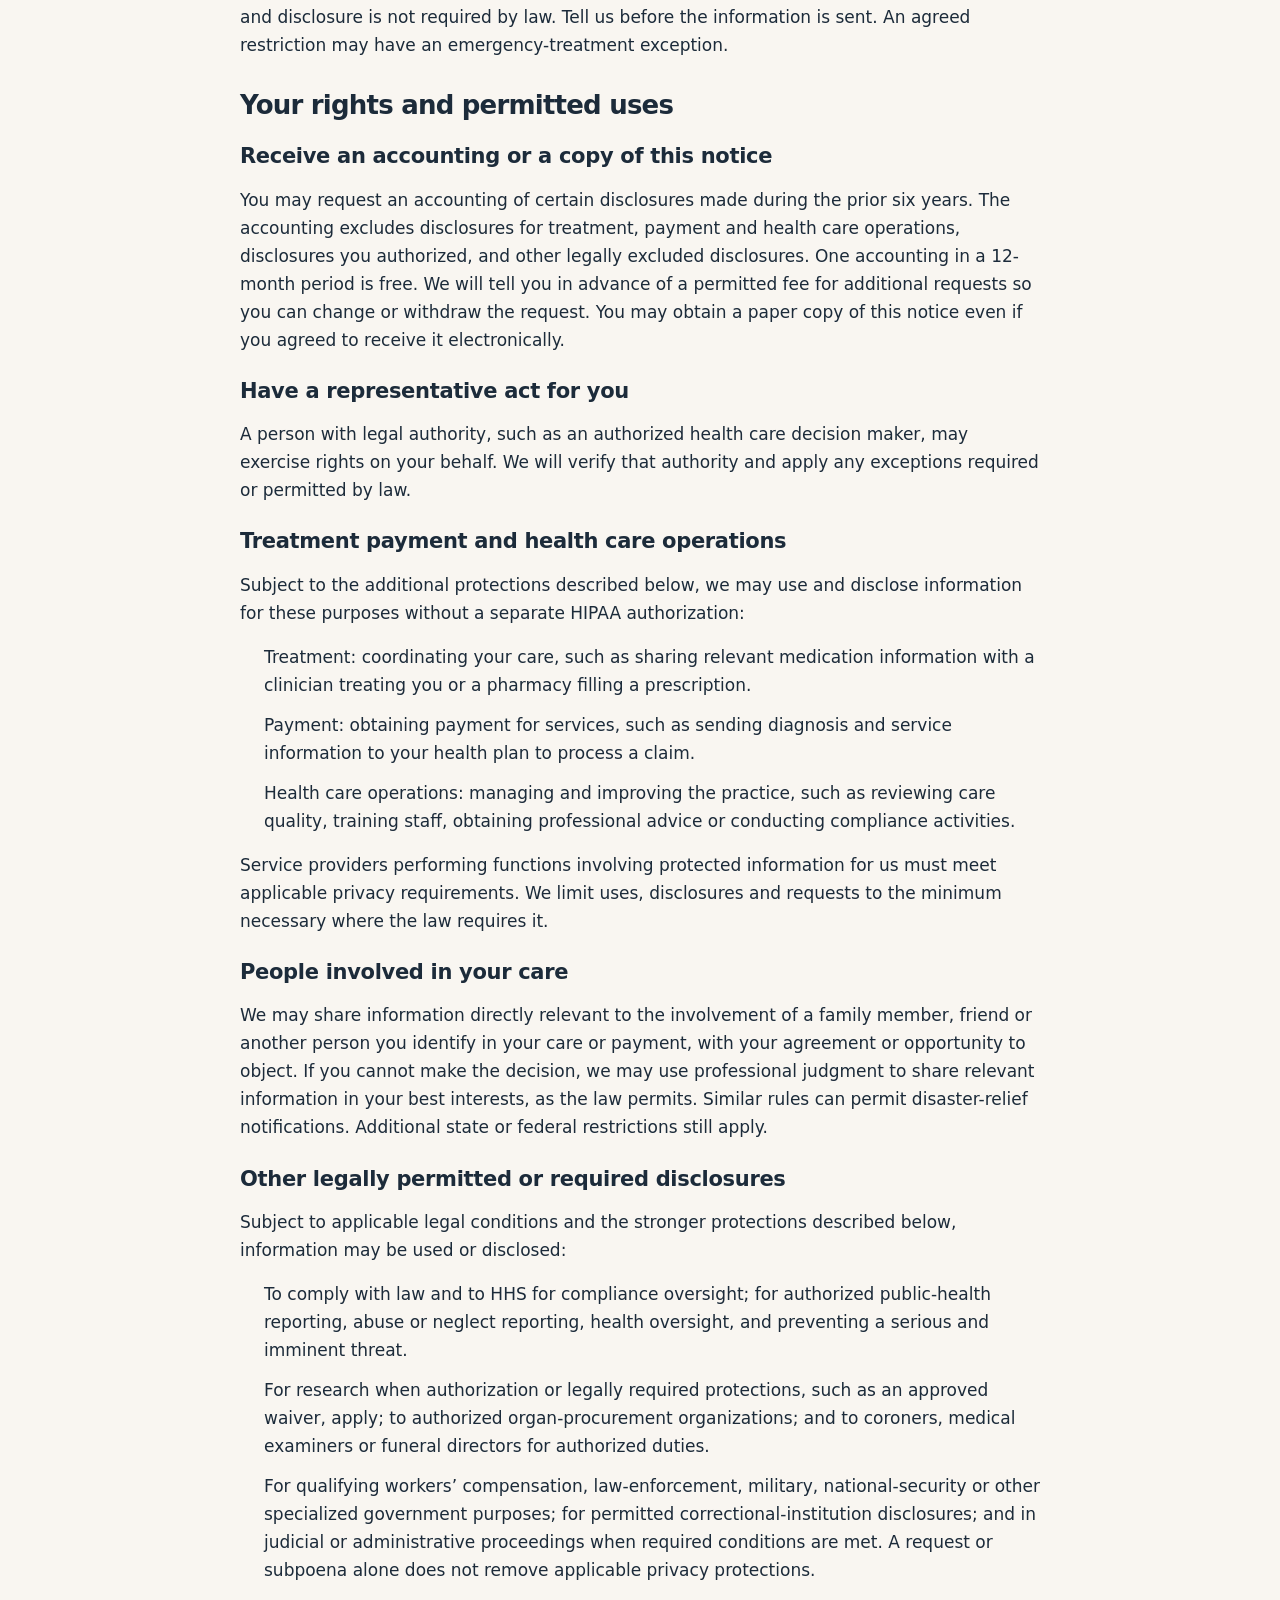
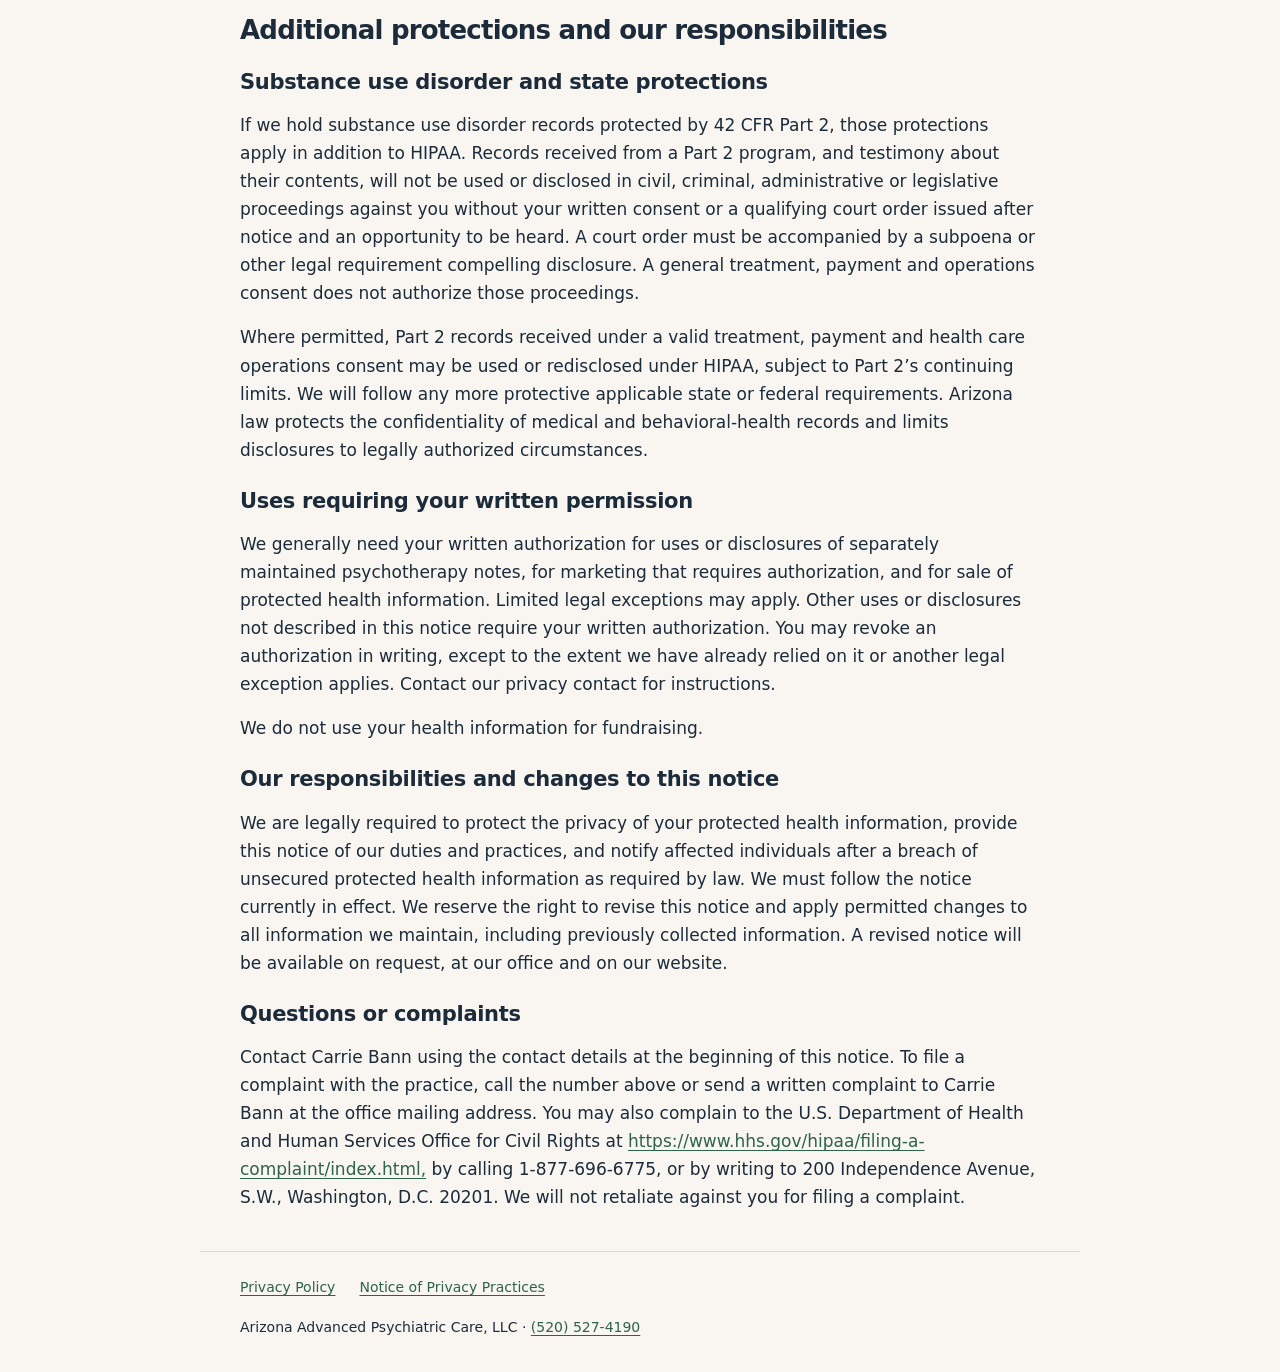
<file: notice-of-privacy-practices.html>
<!DOCTYPE html>
<html lang="en"><head><meta charset="UTF-8"><meta name="viewport" content="width=device-width, initial-scale=1.0"><title>Notice of Privacy Practices | Arizona Advanced Psychiatric Care</title><link rel="stylesheet" href="styles.css">    <link rel="icon" href="/favicon.svg" type="image/svg+xml">
    <link rel="canonical" href="https://azadvancedcare.com/notice-of-privacy-practices">
</head>
<body><a class="skip-link" href="#main">Skip to main content</a><header class="legal-header"><div class="container"><a class="logo" href="/"><img class="brand-symbol" src="images/practice-symbol.svg" width="40" height="40" alt="" aria-hidden="true"><span class="brand-name">Arizona Advanced Psychiatric Care</span></a><a href="/">Back to home</a></div></header>
<main id="main" tabindex="-1" class="container legal-document"><h1>Notice of Privacy Practices</h1>
<p>Arizona Advanced Psychiatric Care, LLC <br>Effective date: October 1, 2026</p>
<p>THIS NOTICE DESCRIBES HOW MEDICAL INFORMATION ABOUT YOU MAY BE USED AND DISCLOSED AND HOW YOU CAN GET ACCESS TO THIS INFORMATION. PLEASE REVIEW IT CAREFULLY.</p>
<p>This notice applies to Arizona Advanced Psychiatric Care, LLC and care provided by Carrie Bann through the practice. It describes protected health information we hold in connection with your care, including psychiatric evaluation, medication management and telehealth services.</p>
<p>Privacy contact: Carrie Bann<br>Telephone: (520) 527-4190<br>Mail: 6239 E. Brown Rd., Suite 118, Mesa, AZ 85205</p>
<h2>Your rights and how to use them</h2>
<p>Contact our privacy contact above to ask questions or exercise these rights. Call the number above for assistance. Send written requests to Carrie Bann at the office mailing address above, identifying the request and providing a way to contact you. We may verify your identity or authority before releasing information. Do not send clinical information to our general-business email.</p>
<h2>See or obtain your records</h2>
<p>You may request inspection or an electronic or paper copy of information in your designated record set, including medical and billing records. We will provide the requested form or format when readily producible, or agree on an alternative. We respond within the time required by applicable law. A reasonable, permitted cost-based copying fee may apply. Limited exceptions can apply, including to separately maintained psychotherapy notes. If access is denied, we will explain the reason in writing and any available review rights.</p>
<h2>Ask for a correction</h2>
<p>You may ask us in writing to amend information you believe is inaccurate or incomplete and explain why. We normally act within 60 days; if a permitted extension is needed, we will explain the reason and the new deadline. If we deny your request, we will give a written explanation and tell you how to submit a statement of disagreement.</p>
<h2>Request private communications</h2>
<p>You may ask us to contact you in a particular way or at a different address. We will accommodate reasonable requests. Tell our privacy contact how and where you want to be contacted.</p>
<h2>Ask for limits on use or sharing</h2>
<p>You may request restrictions on information used or shared for treatment, payment or health care operations, or with people involved in your care. We generally do not have to agree, but we must honor a qualifying request not to disclose information to your health plan for payment or operations when it concerns an item or service you paid for in full out of pocket and disclosure is not required by law. Tell us before the information is sent. An agreed restriction may have an emergency-treatment exception.</p>
<h2>Your rights and permitted uses</h2>
<h3>Receive an accounting or a copy of this notice</h3>
<p>You may request an accounting of certain disclosures made during the prior six years. The accounting excludes disclosures for treatment, payment and health care operations, disclosures you authorized, and other legally excluded disclosures. One accounting in a 12-month period is free. We will tell you in advance of a permitted fee for additional requests so you can change or withdraw the request. You may obtain a paper copy of this notice even if you agreed to receive it electronically.</p>
<h3>Have a representative act for you</h3>
<p>A person with legal authority, such as an authorized health care decision maker, may exercise rights on your behalf. We will verify that authority and apply any exceptions required or permitted by law.</p>
<h3>Treatment payment and health care operations</h3>
<p>Subject to the additional protections described below, we may use and disclose information for these purposes without a separate HIPAA authorization:</p>
<ul>
<li>Treatment: coordinating your care, such as sharing relevant medication information with a clinician treating you or a pharmacy filling a prescription.</li>
<li>Payment: obtaining payment for services, such as sending diagnosis and service information to your health plan to process a claim.</li>
<li>Health care operations: managing and improving the practice, such as reviewing care quality, training staff, obtaining professional advice or conducting compliance activities.</li>
</ul>
<p>Service providers performing functions involving protected information for us must meet applicable privacy requirements. We limit uses, disclosures and requests to the minimum necessary where the law requires it.</p>
<h3>People involved in your care</h3>
<p>We may share information directly relevant to the involvement of a family member, friend or another person you identify in your care or payment, with your agreement or opportunity to object. If you cannot make the decision, we may use professional judgment to share relevant information in your best interests, as the law permits. Similar rules can permit disaster-relief notifications. Additional state or federal restrictions still apply.</p>
<h3>Other legally permitted or required disclosures</h3>
<p>Subject to applicable legal conditions and the stronger protections described below, information may be used or disclosed:</p>
<ul>
<li>To comply with law and to HHS for compliance oversight; for authorized public-health reporting, abuse or neglect reporting, health oversight, and preventing a serious and imminent threat.</li>
<li>For research when authorization or legally required protections, such as an approved waiver, apply; to authorized organ-procurement organizations; and to coroners, medical examiners or funeral directors for authorized duties.</li>
<li>For qualifying workers’ compensation, law-enforcement, military, national-security or other specialized government purposes; for permitted correctional-institution disclosures; and in judicial or administrative proceedings when required conditions are met. A request or subpoena alone does not remove applicable privacy protections.</li>
</ul>
<h2>Additional protections and our responsibilities</h2>
<h3>Substance use disorder and state protections</h3>
<p>If we hold substance use disorder records protected by 42 CFR Part 2, those protections apply in addition to HIPAA. Records received from a Part 2 program, and testimony about their contents, will not be used or disclosed in civil, criminal, administrative or legislative proceedings against you without your written consent or a qualifying court order issued after notice and an opportunity to be heard. A court order must be accompanied by a subpoena or other legal requirement compelling disclosure. A general treatment, payment and operations consent does not authorize those proceedings.</p>
<p>Where permitted, Part 2 records received under a valid treatment, payment and health care operations consent may be used or redisclosed under HIPAA, subject to Part 2’s continuing limits. We will follow any more protective applicable state or federal requirements. Arizona law protects the confidentiality of medical and behavioral-health records and limits disclosures to legally authorized circumstances.</p>
<h3>Uses requiring your written permission</h3>
<p>We generally need your written authorization for uses or disclosures of separately maintained psychotherapy notes, for marketing that requires authorization, and for sale of protected health information. Limited legal exceptions may apply. Other uses or disclosures not described in this notice require your written authorization. You may revoke an authorization in writing, except to the extent we have already relied on it or another legal exception applies. Contact our privacy contact for instructions.</p>
<p>We do not use your health information for fundraising.</p>
<h3>Our responsibilities and changes to this notice</h3>
<p>We are legally required to protect the privacy of your protected health information, provide this notice of our duties and practices, and notify affected individuals after a breach of unsecured protected health information as required by law. We must follow the notice currently in effect. We reserve the right to revise this notice and apply permitted changes to all information we maintain, including previously collected information. A revised notice will be available on request, at our office and on our website.</p>
<h3>Questions or complaints</h3>
<p>Contact Carrie Bann using the contact details at the beginning of this notice. To file a complaint with the practice, call the number above or send a written complaint to Carrie Bann at the office mailing address. You may also complain to the U.S. Department of Health and Human Services Office for Civil Rights at <a href="https://www.hhs.gov/hipaa/filing-a-complaint/index.html">https://www.hhs.gov/hipaa/filing-a-complaint/index.html,</a> by calling 1-877-696-6775, or by writing to 200 Independence Avenue, S.W., Washington, D.C. 20201. We will not retaliate against you for filing a complaint.</p></main>
<footer class="container legal-footer"><nav aria-label="Privacy documents"><a href="/privacy-policy">Privacy Policy</a><a href="/notice-of-privacy-practices">Notice of Privacy Practices</a></nav><p>Arizona Advanced Psychiatric Care, LLC · <a href="tel:+15205274190">(520) 527-4190</a></p></footer></body></html>
</file>
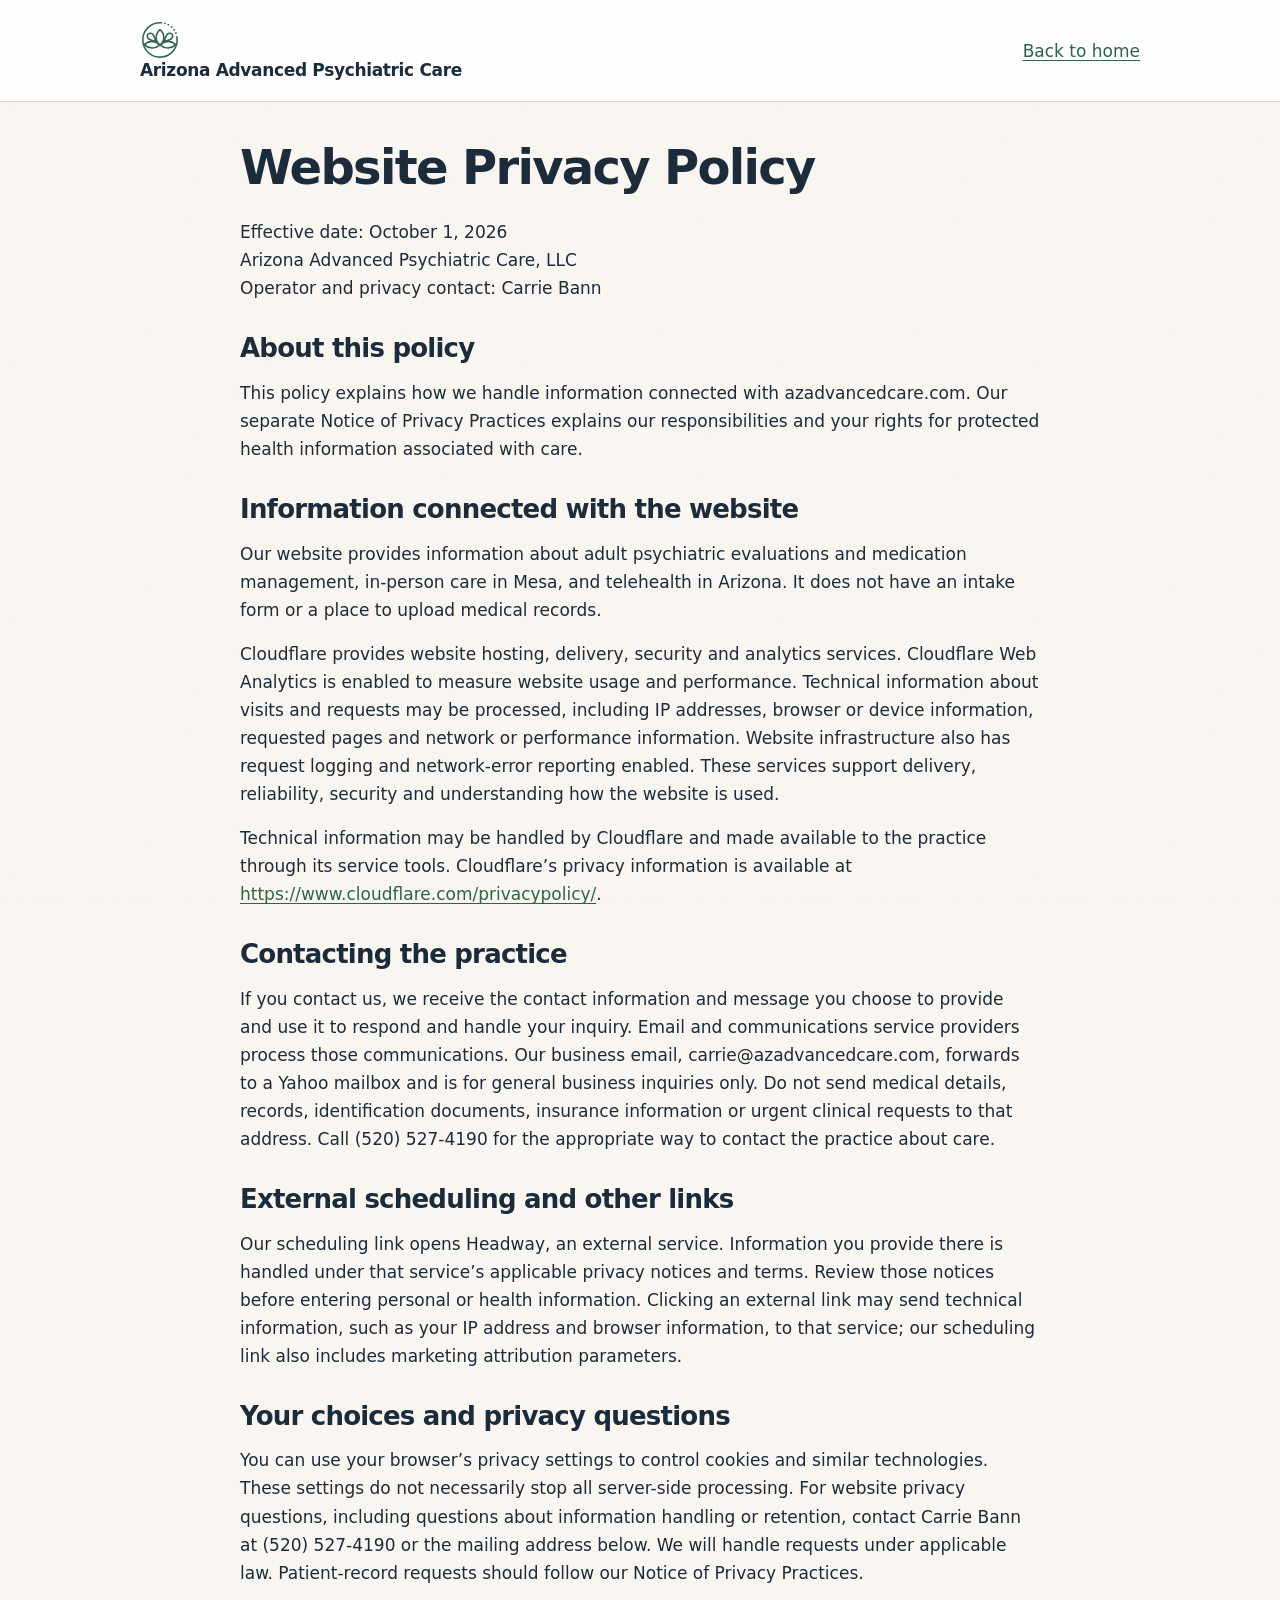
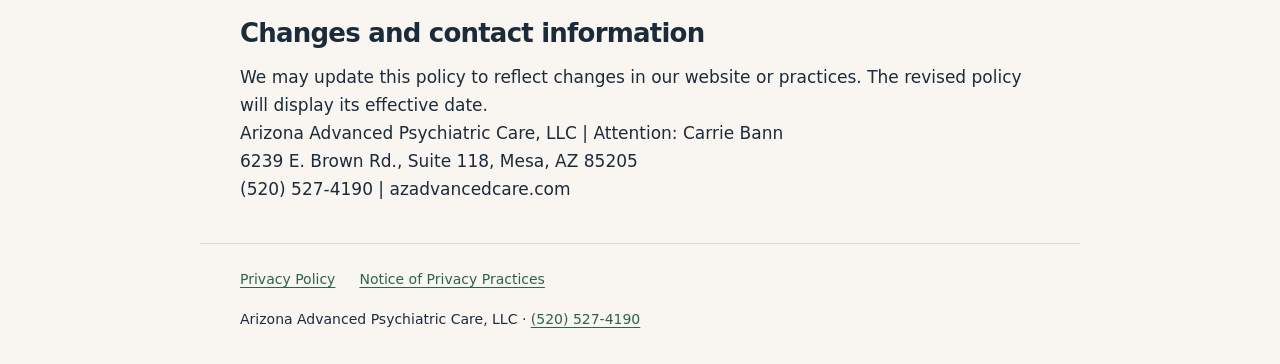
<file: privacy-policy.html>
<!DOCTYPE html>
<html lang="en"><head><meta charset="UTF-8"><meta name="viewport" content="width=device-width, initial-scale=1.0"><title>Website Privacy Policy | Arizona Advanced Psychiatric Care</title><link rel="stylesheet" href="styles.css">    <link rel="icon" href="/favicon.svg" type="image/svg+xml">
    <link rel="canonical" href="https://azadvancedcare.com/privacy-policy">
</head>
<body><a class="skip-link" href="#main">Skip to main content</a><header class="legal-header"><div class="container"><a class="logo" href="/"><img class="brand-symbol" src="images/practice-symbol.svg" width="40" height="40" alt="" aria-hidden="true"><span class="brand-name">Arizona Advanced Psychiatric Care</span></a><a href="/">Back to home</a></div></header>
<main id="main" tabindex="-1" class="container legal-document"><h1>Website Privacy Policy</h1>
<p>Effective date: October 1, 2026<br>Arizona Advanced Psychiatric Care, LLC<br>Operator and privacy contact: Carrie Bann</p>
<h2>About this policy</h2>
<p>This policy explains how we handle information connected with azadvancedcare.com. Our separate Notice of Privacy Practices explains our responsibilities and your rights for protected health information associated with care.</p>
<h2>Information connected with the website</h2>
<p>Our website provides information about adult psychiatric evaluations and medication management, in-person care in Mesa, and telehealth in Arizona. It does not have an intake form or a place to upload medical records.</p>
<p>Cloudflare provides website hosting, delivery, security and analytics services. Cloudflare Web Analytics is enabled to measure website usage and performance. Technical information about visits and requests may be processed, including IP addresses, browser or device information, requested pages and network or performance information. Website infrastructure also has request logging and network-error reporting enabled. These services support delivery, reliability, security and understanding how the website is used.</p>
<p>Technical information may be handled by Cloudflare and made available to the practice through its service tools. Cloudflare’s privacy information is available at <a href="https://www.cloudflare.com/privacypolicy/">https://www.cloudflare.com/privacypolicy/</a>.</p>
<h2>Contacting the practice</h2>
<p>If you contact us, we receive the contact information and message you choose to provide and use it to respond and handle your inquiry. Email and communications service providers process those communications. Our business email, carrie@azadvancedcare.com, forwards to a Yahoo mailbox and is for general business inquiries only. Do not send medical details, records, identification documents, insurance information or urgent clinical requests to that address. Call (520) 527-4190 for the appropriate way to contact the practice about care.</p>
<h2>External scheduling and other links</h2>
<p>Our scheduling link opens Headway, an external service. Information you provide there is handled under that service’s applicable privacy notices and terms. Review those notices before entering personal or health information. Clicking an external link may send technical information, such as your IP address and browser information, to that service; our scheduling link also includes marketing attribution parameters.</p>
<h2>Your choices and privacy questions</h2>
<p>You can use your browser’s privacy settings to control cookies and similar technologies. These settings do not necessarily stop all server-side processing. For website privacy questions, including questions about information handling or retention, contact Carrie Bann at (520) 527-4190 or the mailing address below. We will handle requests under applicable law. Patient-record requests should follow our Notice of Privacy Practices.</p>
<h2>Changes and contact information</h2>
<p>We may update this policy to reflect changes in our website or practices. The revised policy will display its effective date.<br>Arizona Advanced Psychiatric Care, LLC | Attention: Carrie Bann<br>6239 E. Brown Rd., Suite 118, Mesa, AZ 85205<br>(520) 527-4190 | azadvancedcare.com</p></main>
<footer class="container legal-footer"><nav aria-label="Privacy documents"><a href="/privacy-policy">Privacy Policy</a><a href="/notice-of-privacy-practices">Notice of Privacy Practices</a></nav><p>Arizona Advanced Psychiatric Care, LLC · <a href="tel:+15205274190">(520) 527-4190</a></p></footer></body></html>
</file>
<file: styles.css>
/* ============================================
   Arizona Advanced Psychiatric Care — Styles
   Mobile-first · No dependencies · WCAG 2.1 AA
   ============================================ */

/* --- Custom Properties --- */
:root {
    --color-bg: #F9F6F1;
    --color-surface: #FFFFFF;
    --color-warm: #F0ECE4;
    --color-hero: #EBE7DF;
    --color-text: #1C2B3A;
    --color-text-muted: #4F5E6F;
    --color-accent: #2E6349;
    --color-accent-hover: #2E6349;
    --color-accent-light: #E6F0EA;
    --color-accent-subtle: #F2F7F4;
    --color-cta: #B5563A;
    --color-cta-hover: #994A32;
    --color-cta-light: #FAEEE9;
    --color-border: #DDD9D1;
    --color-border-light: #E9E5DD;
    --color-crisis-bg: #FDF5EC;
    --color-crisis-border: #E5C69C;
    --color-crisis-text: #6B3E14;

    --font-stack: system-ui, -apple-system, BlinkMacSystemFont, 'Segoe UI', sans-serif;
    --font-mono: ui-monospace, 'SF Mono', SFMono-Regular, Menlo, monospace;

    --header-height: 64px;
    --radius-sm: 8px;
    --radius-md: 14px;
    --radius-lg: 20px;
    --radius-pill: 100px;

    --shadow-subtle: 0 1px 2px rgba(0, 0, 0, 0.03);
    --shadow-card: 0 2px 8px rgba(0, 0, 0, 0.04), 0 0 0 1px rgba(0, 0, 0, 0.03);
    --shadow-elevated: 0 8px 30px rgba(0, 0, 0, 0.06), 0 0 0 1px rgba(0, 0, 0, 0.02);
    --shadow-inner-highlight: inset 0 1px 0 rgba(255, 255, 255, 0.7);

    --ease-out: cubic-bezier(0.25, 0.46, 0.45, 0.94);
    --ease-smooth: cubic-bezier(0.32, 0.72, 0, 1);

    --container-max: 1080px;
    --container-pad: 20px;
}

@media (min-width: 768px) {
    :root {
        --container-pad: 40px;
        --header-height: 72px;
    }
}

/* --- Reset --- */
*,
*::before,
*::after {
    box-sizing: border-box;
    margin: 0;
    padding: 0;
}

html {
    scroll-behavior: smooth;
    scroll-padding-top: calc(var(--header-height) + 60px);
    -webkit-text-size-adjust: 100%;
    text-size-adjust: 100%;
}

body {
    font-family: var(--font-stack);
    font-size: 17px;
    line-height: 1.65;
    color: var(--color-text);
    background-color: var(--color-bg);
    -webkit-font-smoothing: antialiased;
    -moz-osx-font-smoothing: grayscale;
}

/* Subtle noise/grain overlay for tactile quality */
body::after {
    content: "";
    position: fixed;
    inset: 0;
    z-index: 50;
    pointer-events: none;
    opacity: 0.018;
    background-image: url("data:image/svg+xml,%3Csvg viewBox='0 0 512 512' xmlns='http://www.w3.org/2000/svg'%3E%3Cfilter id='n'%3E%3CfeTurbulence type='fractalNoise' baseFrequency='0.7' numOctaves='4' stitchTiles='stitch'/%3E%3C/filter%3E%3Crect width='100%25' height='100%25' filter='url(%23n)'/%3E%3C/svg%3E");
    background-repeat: repeat;
    background-size: 256px 256px;
}

body.nav-is-open {
    overflow: hidden;
}

img {
    max-width: 100%;
    height: auto;
    display: block;
}

a {
    color: var(--color-accent);
    text-decoration: underline;
    text-decoration-thickness: 1px;
    text-underline-offset: 3px;
    transition: color 0.2s var(--ease-out);
}

a:hover {
    color: var(--color-accent-hover);
}

a:focus-visible {
    outline: 2px solid var(--color-accent);
    outline-offset: 3px;
    border-radius: 3px;
}

ul, ol {
    list-style: none;
}

address {
    font-style: normal;
}

fieldset {
    border: none;
}

/* --- Skip Link --- */
.skip-link {
    position: absolute;
    top: -100%;
    left: 16px;
    z-index: 100;
    padding: 12px 24px;
    background: var(--color-accent);
    color: #fff;
    font-weight: 600;
    font-size: 14px;
    border-radius: var(--radius-sm);
    text-decoration: none;
}

.skip-link:focus {
    top: 12px;
    outline: 2px solid var(--color-text);
    outline-offset: 2px;
}

/* --- Container --- */
.container {
    max-width: var(--container-max);
    margin-left: auto;
    margin-right: auto;
    padding-left: var(--container-pad);
    padding-right: var(--container-pad);
}

/* --- Typography --- */
h1, h2, h3 {
    font-weight: 700;
    color: var(--color-text);
}

h1 {
    font-size: clamp(2.25rem, 6vw + 0.5rem, 3.75rem);
    letter-spacing: -0.035em;
    line-height: 1.08;
}

.h1-credentials {
    display: block;
    font-size: 0.5em;
    font-weight: 500;
    letter-spacing: 0.04em;
    color: var(--color-text-muted);
    margin-top: 8px;
}

@media (min-width: 768px) {
    .h1-credentials {
        font-size: 0.42em;
        margin-top: 12px;
    }
}

h2 {
    font-size: clamp(1.75rem, 3.5vw + 0.5rem, 2.75rem);
    letter-spacing: -0.03em;
    line-height: 1.1;
}

h3 {
    font-size: clamp(1.125rem, 1.5vw + 0.5rem, 1.35rem);
    letter-spacing: -0.015em;
    font-weight: 600;
    line-height: 1.25;
}

.eyebrow {
    display: inline-block;
    font-size: 11px;
    font-weight: 600;
    text-transform: uppercase;
    letter-spacing: 0.14em;
    color: var(--color-accent);
    margin-bottom: 20px;
    padding: 8px 16px;
    background: var(--color-accent-light);
    border: 1px solid rgba(44, 95, 110, 0.1);
    border-radius: var(--radius-pill);
}

/* --- Buttons --- */
.btn {
    display: inline-flex;
    align-items: center;
    justify-content: center;
    gap: 10px;
    font-family: var(--font-stack);
    font-size: 15px;
    font-weight: 600;
    line-height: 1;
    text-decoration: none;
    border: none;
    cursor: pointer;
    padding: 15px 28px;
    border-radius: var(--radius-pill);
    min-height: 48px;
    transition: background-color 0.25s var(--ease-out),
                box-shadow 0.25s var(--ease-out),
                transform 0.15s var(--ease-out);
}

.btn:focus-visible {
    outline: 2px solid var(--color-cta);
    outline-offset: 3px;
}

.btn:active {
    transform: scale(0.98);
}

.btn-primary {
    background-color: var(--color-cta);
    color: #fff;
    box-shadow: 0 2px 8px rgba(181, 86, 58, 0.22), var(--shadow-inner-highlight);
}

.btn-primary:hover {
    background-color: var(--color-cta-hover);
    color: #fff;
    box-shadow: 0 4px 16px rgba(181, 86, 58, 0.28);
}

.btn-arrow {
    display: inline-flex;
    align-items: center;
    justify-content: center;
    width: 28px;
    height: 28px;
    background: rgba(255, 255, 255, 0.15);
    border-radius: 50%;
    font-size: 16px;
    margin-right: -6px;
    transition: transform 0.25s var(--ease-smooth), background-color 0.25s var(--ease-out);
}

.btn:hover .btn-arrow {
    transform: translateX(2px);
    background: rgba(255, 255, 255, 0.25);
}

.btn-outline {
    background-color: transparent;
    color: var(--color-accent);
    box-shadow: inset 0 0 0 1.5px var(--color-border);
}

.btn-outline:hover {
    background-color: var(--color-accent-light);
    color: var(--color-accent-hover);
    box-shadow: inset 0 0 0 1.5px var(--color-accent);
}

.btn-lg {
    padding: 17px 34px;
    font-size: 16px;
    min-height: 54px;
}

.btn-full {
    width: 100%;
}

/* --- Site Header Wrapper (sticky) --- */
.site-header-wrapper {
    position: sticky;
    top: 0;
    z-index: 20;
    background-color: rgba(255, 255, 255, 0.92);
    backdrop-filter: blur(12px);
    -webkit-backdrop-filter: blur(12px);
    border-bottom: 1px solid var(--color-border-light);
}

/* --- Header --- */
.site-header {
    min-height: var(--header-height);
}

.header-inner {
    max-width: var(--container-max);
    margin: 0 auto;
    padding: 10px var(--container-pad);
    min-height: var(--header-height);
    display: flex;
    align-items: center;
    justify-content: space-between;
    gap: 12px;
}

@media (min-width: 768px) {
    .header-inner {
        padding-top: 0;
        padding-bottom: 0;
        gap: 16px;
    }
}

.logo {
    font-size: 15px;
    font-weight: 700;
    color: var(--color-text);
    text-decoration: none;
    letter-spacing: -0.02em;
    line-height: 1.25;
    min-width: 0;
}

@media (min-width: 768px) {
    .logo {
        font-size: 17px;
        white-space: nowrap;
    }
}

.logo:hover {
    color: var(--color-text);
}

/* --- Navigation --- */
.site-nav {
    display: flex;
    align-items: center;
}

.nav-toggle {
    display: none;
}

.nav-menu {
    display: flex;
    flex-wrap: wrap;
    gap: 4px;
    align-items: center;
}

.nav-menu a {
    display: inline-flex;
    align-items: center;
    padding: 10px 12px;
    font-size: 14px;
    font-weight: 500;
    color: var(--color-text-muted);
    text-decoration: none;
    border-radius: var(--radius-sm);
    min-height: 44px;
    transition: color 0.2s var(--ease-out), background-color 0.2s var(--ease-out);
}

.nav-menu a:hover {
    color: var(--color-text);
    background-color: var(--color-border-light);
}

.nav-menu a:focus-visible {
    outline: 2px solid var(--color-accent);
    outline-offset: 2px;
}

/* Header actions */
.header-actions {
    display: flex;
    align-items: center;
    gap: 8px;
    flex-shrink: 0;
}

.header-phone {
    display: inline-flex;
    align-items: center;
    gap: 6px;
    padding: 10px;
    min-height: 44px;
    min-width: 44px;
    justify-content: center;
    color: var(--color-text-muted);
    text-decoration: none;
    border-radius: var(--radius-sm);
    transition: color 0.2s var(--ease-out), background-color 0.2s var(--ease-out);
}

.header-phone:hover {
    color: var(--color-text);
    background-color: var(--color-border-light);
}

.header-phone-text {
    font-size: 14px;
    font-weight: 500;
}

.header-cta {
    display: none;
}

/* --- JS-Enabled Mobile Nav --- */
.js .nav-toggle {
    display: flex;
    flex-direction: column;
    justify-content: center;
    align-items: center;
    gap: 5px;
    width: 44px;
    height: 44px;
    background: none;
    border: none;
    cursor: pointer;
    padding: 10px;
    border-radius: var(--radius-sm);
    transition: background-color 0.2s var(--ease-out);
}

.js .nav-toggle:hover {
    background-color: var(--color-border-light);
}

.js .nav-toggle:focus-visible {
    outline: 2px solid var(--color-accent);
    outline-offset: 2px;
}

.nav-toggle-bar {
    display: block;
    width: 20px;
    height: 2px;
    background-color: var(--color-text);
    border-radius: 1px;
    transition: transform 0.3s var(--ease-smooth), opacity 0.2s var(--ease-out);
}

.js .nav-toggle[aria-expanded="true"] .nav-toggle-bar:nth-child(1) {
    transform: translateY(7px) rotate(45deg);
}
.js .nav-toggle[aria-expanded="true"] .nav-toggle-bar:nth-child(2) {
    opacity: 0;
}
.js .nav-toggle[aria-expanded="true"] .nav-toggle-bar:nth-child(3) {
    transform: translateY(-7px) rotate(-45deg);
}

.js .nav-menu {
    display: none;
    position: fixed;
    top: var(--header-height);
    left: 0;
    right: 0;
    bottom: 0;
    flex-direction: column;
    align-items: stretch;
    gap: 0;
    background-color: var(--color-surface);
    padding: 48px var(--container-pad) var(--container-pad);
    overflow-y: auto;
    z-index: 30;
}

.js .nav-menu.is-open {
    display: flex;
}

.js .nav-menu a {
    font-size: 24px;
    font-weight: 600;
    color: var(--color-text);
    padding: 18px 0;
    border-bottom: 1px solid var(--color-border-light);
    border-radius: 0;
    min-height: 56px;
    letter-spacing: -0.02em;
    opacity: 0;
    transform: translateY(8px);
    animation: nav-link-in 0.4s var(--ease-smooth) forwards;
}

.js .nav-menu.is-open a { opacity: 1; transform: none; }

.js .nav-menu li:nth-child(1) a { animation-delay: 0.05s; }
.js .nav-menu li:nth-child(2) a { animation-delay: 0.1s; }
.js .nav-menu li:nth-child(3) a { animation-delay: 0.15s; }
.js .nav-menu li:nth-child(4) a { animation-delay: 0.2s; }
.js .nav-menu li:nth-child(5) a { animation-delay: 0.25s; }

@keyframes nav-link-in {
    from { opacity: 0; transform: translateY(8px); }
    to   { opacity: 1; transform: translateY(0); }
}

/* Desktop nav */
@media (min-width: 1024px) {
    .js .nav-toggle {
        display: none;
    }

    .js .nav-menu {
        display: flex;
        position: static;
        flex-direction: row;
        background: transparent;
        padding: 0;
        overflow: visible;
        gap: 2px;
    }

    .js .nav-menu a {
        font-size: 14px;
        font-weight: 500;
        color: var(--color-text-muted);
        padding: 10px 10px;
        border-bottom: none;
        border-radius: var(--radius-sm);
        min-height: 44px;
        letter-spacing: 0;
        opacity: 1;
        transform: none;
        animation: none;
    }

    .header-cta {
        display: inline-flex;
    }

    .header-phone-text {
        display: inline;
    }
}

@media (max-width: 1023px) {
    .nav-menu {
        display: none;
    }

    html:not(.js) .nav-menu {
        display: flex;
        flex-direction: column;
        position: absolute;
        top: var(--header-height);
        left: 0;
        right: 0;
        background: var(--color-surface);
        border-bottom: 1px solid var(--color-border);
        padding: 8px var(--container-pad);
        z-index: 10;
    }

    html:not(.js) .nav-menu a {
        padding: 12px 0;
        border-bottom: 1px solid var(--color-border-light);
    }
}

/* --- Crisis Bar --- */
.crisis-bar {
    background-color: var(--color-crisis-bg);
    border-top: 1px solid var(--color-crisis-border);
}

.crisis-bar-inner {
    max-width: var(--container-max);
    margin: 0 auto;
    padding: 10px var(--container-pad);
}

.crisis-bar p {
    font-size: 13px;
    line-height: 1.5;
    color: var(--color-crisis-text);
    text-align: center;
    margin: 0;
}

.crisis-bar a {
    color: var(--color-crisis-text);
    font-weight: 700;
    text-decoration: underline;
    text-decoration-thickness: 1.5px;
}

.crisis-bar a:hover {
    color: #4A2A08;
}

/* --- Sections --- */
.section {
    padding: 80px 0;
}

.section-alt {
    background-color: var(--color-surface);
}

@media (min-width: 768px) {
    .section {
        padding: 120px 0;
    }
}

@media (min-width: 1024px) {
    .section {
        padding: 144px 0;
    }
}

.section-header {
    margin-bottom: 48px;
}

@media (min-width: 768px) {
    .section-header {
        margin-bottom: 64px;
    }
}

.section-intro {
    font-size: 18px;
    color: var(--color-text-muted);
    margin-top: 16px;
    max-width: 560px;
    line-height: 1.7;
}

/* --- Hero --- */
.hero {
    background-color: var(--color-hero);
    padding-top: 72px;
    padding-bottom: 80px;
    position: relative;
    overflow: hidden;
}

/* Abstract SVG background — right-aligned, fades out */
.hero::before {
    content: "";
    position: absolute;
    top: -10%;
    right: -5%;
    width: 70%;
    height: 120%;
    background-image: url('hero-bg.svg');
    background-repeat: no-repeat;
    background-size: contain;
    background-position: center right;
    pointer-events: none;
    opacity: 1;
}

/* Subtle warm gradient at bottom of hero */
.hero::after {
    content: "";
    position: absolute;
    bottom: 0;
    left: 0;
    right: 0;
    height: 120px;
    background: linear-gradient(to bottom, transparent, var(--color-bg));
    pointer-events: none;
}

@media (max-width: 767px) {
    .hero::before {
        width: 90%;
        right: -15%;
        opacity: 0.75;
    }
}

@media (min-width: 768px) {
    .hero {
        padding-top: 104px;
        padding-bottom: 120px;
    }
}

@media (min-width: 1024px) {
    .hero {
        padding-top: 128px;
        padding-bottom: 148px;
    }
}

.hero-content {
    max-width: 680px;
    position: relative;
    z-index: 1;
}

.hero-rule {
    border: none;
    height: 3px;
    width: 56px;
    background: linear-gradient(to right, var(--color-cta), var(--color-accent));
    margin: 28px 0;
    border-radius: 2px;
}

.hero-provider {
    margin-top: 24px;
    font-size: clamp(1.2rem, 2vw + 0.5rem, 1.6rem);
    font-weight: 700;
    line-height: 1.5;
    color: var(--color-text);
}

.hero-provider-credentials {
    display: inline-block;
    font-weight: 500;
    color: var(--color-accent);
}

@media (min-width: 768px) {
    .hero-rule {
        width: 72px;
        margin: 36px 0;
    }
}

.hero-subtitle {
    font-size: clamp(1.15rem, 2vw + 0.5rem, 1.45rem);
    color: var(--color-text-muted);
    line-height: 1.55;
    font-weight: 400;
}

.hero-detail {
    font-size: 17px;
    color: var(--color-text-muted);
    margin-top: 12px;
    line-height: 1.65;
}

.hero-actions {
    margin-top: 40px;
    display: flex;
    flex-wrap: wrap;
    gap: 14px;
}

@media (min-width: 768px) {
    .hero-actions {
        margin-top: 52px;
        gap: 16px;
    }
}

/* --- Conditions Grid --- */
.conditions-grid {
    display: grid;
    grid-template-columns: repeat(2, 1fr);
    gap: 12px;
}

@media (min-width: 640px) {
    .conditions-grid {
        grid-template-columns: repeat(3, 1fr);
        gap: 14px;
    }
}

@media (min-width: 1024px) {
    .conditions-grid {
        grid-template-columns: repeat(4, 1fr);
        gap: 16px;
    }
}

.condition-card {
    /* Double-bezel: outer shell */
    background: var(--color-border-light);
    border-radius: var(--radius-md);
    padding: 3px;
}

/* Double-bezel: inner core */
.condition-card {
    position: relative;
}

.condition-card::before {
    content: attr(aria-label);
}

/* Simpler approach: styled card with inner highlight */
.condition-card {
    background-color: var(--color-bg);
    border: 1px solid var(--color-border);
    border-radius: var(--radius-md);
    padding: 22px 24px;
    font-size: 16px;
    font-weight: 600;
    color: var(--color-text);
    letter-spacing: -0.01em;
    box-shadow: var(--shadow-card), var(--shadow-inner-highlight);
    transition: box-shadow 0.25s var(--ease-out);
}

.section-alt .condition-card {
    background-color: var(--color-bg);
}

.conditions-note {
    margin-top: 28px;
    font-size: 15px;
    color: var(--color-text-muted);
    font-style: italic;
}

/* --- Steps --- */
.steps {
    display: grid;
    gap: 20px;
    counter-reset: none;
}

@media (min-width: 768px) {
    .steps {
        grid-template-columns: repeat(3, 1fr);
        gap: 24px;
    }
}

.step {
    /* Double-bezel outer shell */
    background: var(--color-border-light);
    border-radius: var(--radius-lg);
    padding: 4px;
}

.step-content {
    background: var(--color-surface);
    border-radius: calc(var(--radius-lg) - 3px);
    padding: 32px 28px;
    box-shadow: var(--shadow-inner-highlight);
    height: 100%;
}

.step-number {
    font-family: var(--font-mono);
    font-size: 12px;
    font-weight: 700;
    color: var(--color-accent);
    letter-spacing: 0.08em;
    text-transform: uppercase;
    margin-bottom: 16px;
    padding: 6px 12px;
    background: var(--color-accent-light);
    border-radius: var(--radius-pill);
    display: inline-block;
}

.step-content h3 {
    margin-bottom: 12px;
}

.step-content p {
    color: var(--color-text-muted);
    line-height: 1.7;
}

/* --- Options Grid (In-Person / Telehealth) --- */
.options-grid {
    display: grid;
    gap: 20px;
}

@media (min-width: 768px) {
    .options-grid {
        grid-template-columns: repeat(2, 1fr);
        gap: 24px;
    }
}

.option-card {
    /* Double-bezel outer shell */
    background: var(--color-border-light);
    border-radius: var(--radius-lg);
    padding: 4px;
}

.option-card > * {
    /* We need to restructure - let's just use direct styling */
}

/* Override: use clean card with refined shadow */
.option-card {
    background-color: var(--color-bg);
    border: 1px solid var(--color-border);
    border-radius: var(--radius-lg);
    padding: 36px 32px;
    box-shadow: var(--shadow-card), var(--shadow-inner-highlight);
}

.section-alt .option-card {
    background-color: var(--color-bg);
}

.option-card h3 {
    margin-bottom: 14px;
}

.option-card p {
    color: var(--color-text-muted);
    line-height: 1.7;
}

.option-address {
    margin-top: 20px;
    padding-top: 20px;
    border-top: 1px solid var(--color-border-light);
    font-size: 15px;
    color: var(--color-text);
    font-weight: 600;
    line-height: 1.6;
}

.option-note {
    margin-top: 12px;
    font-size: 15px;
    font-style: italic;
}

/* --- Insurance --- */
.insurance-content {
    display: grid;
    gap: 20px;
}

@media (min-width: 768px) {
    .insurance-content {
        grid-template-columns: repeat(2, 1fr);
        gap: 24px;
    }
}

.insurance-card {
    background-color: var(--color-surface);
    border: 1px solid var(--color-border);
    border-radius: var(--radius-lg);
    padding: 36px 32px;
    box-shadow: var(--shadow-card), var(--shadow-inner-highlight);
}

.section-alt .insurance-card {
    background-color: var(--color-bg);
}

.insurance-card h3 {
    margin-bottom: 14px;
}

.insurance-card p {
    color: var(--color-text-muted);
    line-height: 1.7;
}

.payer-list {
    margin: 16px 0;
    padding-left: 20px;
    list-style: disc;
}

.payer-list li {
    padding: 5px 0;
    color: var(--color-text);
    line-height: 1.6;
}

.insurance-note {
    margin-top: 16px;
    font-size: 15px;
    font-style: italic;
}

/* --- About --- */
.about-content {
    display: grid;
    gap: 48px;
}

@media (min-width: 768px) {
    .about-content {
        grid-template-columns: 5fr 3fr;
        gap: 64px;
        align-items: start;
    }
}

.about-bio p {
    color: var(--color-text-muted);
    line-height: 1.8;
    font-size: 17px;
}

.about-credentials {
    background: var(--color-bg);
    border: 1px solid var(--color-border);
    border-radius: var(--radius-lg);
    padding: 32px 28px;
    box-shadow: var(--shadow-card), var(--shadow-inner-highlight);
}

.section-alt .about-credentials {
    background: var(--color-warm);
}

.about-credentials h3 {
    margin-bottom: 18px;
    font-size: 13px;
    font-weight: 600;
    text-transform: uppercase;
    letter-spacing: 0.1em;
    color: var(--color-text-muted);
}

.about-credentials ul {
    padding-left: 0;
    list-style: none;
}

.about-credentials li {
    padding: 10px 0;
    line-height: 1.5;
    color: var(--color-text);
    font-weight: 500;
    border-bottom: 1px solid var(--color-border-light);
}

.about-credentials li:last-child {
    border-bottom: none;
    padding-bottom: 0;
}

/* --- FAQ --- */
.faq-list {
    max-width: 740px;
}

.faq-item {
    border-bottom: 1px solid var(--color-border);
}

.faq-item:first-child {
    border-top: 1px solid var(--color-border);
}

.faq-item summary {
    display: flex;
    align-items: center;
    justify-content: space-between;
    gap: 16px;
    padding: 24px 0;
    font-size: 17px;
    font-weight: 600;
    color: var(--color-text);
    cursor: pointer;
    list-style: none;
    min-height: 44px;
    letter-spacing: -0.01em;
    transition: color 0.2s var(--ease-out);
}

.faq-item summary::-webkit-details-marker { display: none; }
.faq-item summary::marker { display: none; content: ""; }

.faq-item summary::after {
    content: "+";
    flex-shrink: 0;
    display: flex;
    align-items: center;
    justify-content: center;
    width: 36px;
    height: 36px;
    font-size: 20px;
    font-weight: 400;
    color: var(--color-text-muted);
    border-radius: 50%;
    background-color: var(--color-border-light);
    transition: background-color 0.2s var(--ease-out), color 0.2s var(--ease-out);
}

.faq-item[open] summary::after {
    content: "\2212";
    background-color: var(--color-cta);
    color: #fff;
}

.faq-item summary:hover {
    color: var(--color-accent);
}

.faq-item summary:focus-visible {
    outline: 2px solid var(--color-accent);
    outline-offset: 4px;
    border-radius: 3px;
}

.faq-answer {
    padding-bottom: 28px;
    padding-right: 52px;
}

.faq-answer p {
    color: var(--color-text-muted);
    line-height: 1.75;
}

/* --- Contact --- */
.contact-grid {
    display: grid;
    gap: 48px;
}

@media (min-width: 768px) {
    .contact-grid {
        grid-template-columns: 1.4fr 1fr;
        gap: 64px;
    }
}

/* Double-bezel form container */
.form-shell {
    background: var(--color-border-light);
    border: 1px solid var(--color-border);
    border-radius: var(--radius-lg);
    padding: 5px;
    box-shadow: var(--shadow-elevated);
}

.contact-form {
    background-color: var(--color-surface);
    border-radius: calc(var(--radius-lg) - 4px);
    padding: 32px 24px;
    box-shadow: var(--shadow-inner-highlight);
}

@media (min-width: 768px) {
    .contact-form {
        padding: 44px 40px;
    }
}

.section-alt .form-shell {
    background-color: var(--color-warm);
    border-color: var(--color-border);
}

.section-alt .contact-form {
    background-color: var(--color-surface);
}

.form-group {
    margin-bottom: 22px;
}

.form-group label,
.form-fieldset legend {
    display: block;
    font-size: 13px;
    font-weight: 600;
    color: var(--color-text);
    margin-bottom: 8px;
    letter-spacing: 0.02em;
    text-transform: uppercase;
}

.form-group input {
    width: 100%;
    padding: 15px 18px;
    font-family: var(--font-stack);
    font-size: 16px;
    line-height: 1.4;
    color: var(--color-text);
    background-color: var(--color-bg);
    border: 1.5px solid var(--color-border);
    border-radius: var(--radius-sm);
    min-height: 52px;
    transition: border-color 0.2s var(--ease-out), box-shadow 0.2s var(--ease-out);
}

.form-group input:focus {
    outline: none;
    border-color: var(--color-accent);
    box-shadow: 0 0 0 4px rgba(61, 122, 95, 0.1);
    background-color: var(--color-surface);
}

.form-group input::placeholder {
    color: #AAA7A0;
}

.required {
    color: var(--color-accent);
}

.form-fieldset {
    margin-bottom: 26px;
}

.form-fieldset legend {
    margin-bottom: 12px;
}

.radio-group {
    display: flex;
    flex-wrap: wrap;
    gap: 8px;
}

.radio-label {
    display: inline-flex;
    align-items: center;
    gap: 8px;
    padding: 12px 18px;
    font-size: 15px;
    font-weight: 500;
    color: var(--color-text);
    background-color: var(--color-bg);
    border: 1.5px solid var(--color-border);
    border-radius: var(--radius-pill);
    cursor: pointer;
    min-height: 46px;
    transition: border-color 0.2s var(--ease-out), background-color 0.2s var(--ease-out), box-shadow 0.2s var(--ease-out);
}

.radio-label:hover {
    border-color: var(--color-accent);
}

.radio-label input[type="radio"] {
    appearance: none;
    -webkit-appearance: none;
    width: 18px;
    height: 18px;
    border: 2px solid var(--color-border);
    border-radius: 50%;
    flex-shrink: 0;
    transition: border-color 0.2s var(--ease-out);
    position: relative;
}

.radio-label input[type="radio"]::after {
    content: "";
    position: absolute;
    top: 50%;
    left: 50%;
    width: 8px;
    height: 8px;
    background-color: var(--color-accent);
    border-radius: 50%;
    transform: translate(-50%, -50%) scale(0);
    transition: transform 0.15s var(--ease-out);
}

.radio-label input[type="radio"]:checked {
    border-color: var(--color-accent);
}

.radio-label input[type="radio"]:checked::after {
    transform: translate(-50%, -50%) scale(1);
}

.radio-label:has(input:checked) {
    border-color: var(--color-accent);
    background-color: var(--color-accent-light);
    box-shadow: 0 0 0 1px var(--color-accent);
}

.radio-label input[type="radio"]:focus-visible {
    outline: 2px solid var(--color-accent);
    outline-offset: 2px;
}

.form-helper {
    font-size: 14px;
    color: var(--color-text-muted);
    margin-bottom: 28px;
    line-height: 1.5;
    font-style: italic;
}

/* Form validation error states (JS-enhanced) */
.input-error {
    border-color: #C0392B !important;
    box-shadow: 0 0 0 3px rgba(192, 57, 43, 0.1) !important;
}

.form-error {
    font-size: 14px;
    color: #C0392B;
    margin-top: 6px;
    line-height: 1.4;
}

/* --- Contact Info --- */
.contact-info {
    display: flex;
    flex-direction: column;
    gap: 36px;
}

@media (min-width: 768px) {
    .contact-info {
        padding-top: 12px;
    }
}

.contact-info-block h3 {
    font-size: 11px;
    font-weight: 700;
    text-transform: uppercase;
    letter-spacing: 0.12em;
    color: var(--color-accent);
    margin-bottom: 10px;
}

.contact-info-block p,
.contact-info-block address {
    line-height: 1.65;
    color: var(--color-text);
}

.contact-link {
    font-size: 20px;
    font-weight: 700;
    color: var(--color-text);
    text-decoration: none;
    letter-spacing: -0.02em;
}

.contact-link:hover {
    color: var(--color-accent);
}

/* --- Footer --- */
.site-footer {
    background-color: var(--color-text);
    color: rgba(255, 255, 255, 0.6);
    padding: 64px 0 44px;
}

.footer-main {
    display: flex;
    flex-direction: column;
    gap: 32px;
    padding-bottom: 36px;
    border-bottom: 1px solid rgba(255, 255, 255, 0.08);
}

@media (min-width: 768px) {
    .footer-main {
        flex-direction: row;
        justify-content: space-between;
        align-items: flex-start;
    }
}

.footer-name {
    font-size: 18px;
    font-weight: 700;
    color: #fff;
    letter-spacing: -0.02em;
}

.footer-credentials {
    margin-top: 6px;
    font-size: 15px;
    color: rgba(255, 255, 255, 0.5);
}

.footer-crisis {
    font-size: 14px;
    line-height: 1.7;
}

@media (min-width: 768px) {
    .footer-crisis {
        text-align: right;
    }
}

.footer-crisis a {
    color: #fff;
    font-weight: 600;
}

.footer-crisis a:focus-visible {
    outline-color: #fff;
}

.footer-bottom {
    display: flex;
    flex-direction: column;
    gap: 16px;
    padding-top: 28px;
}

@media (min-width: 768px) {
    .footer-bottom {
        flex-direction: row;
        justify-content: space-between;
        align-items: center;
    }
}

.copyright {
    font-size: 13px;
}

.footer-links {
    display: flex;
    gap: 24px;
}

.footer-links a {
    font-size: 13px;
    color: rgba(255, 255, 255, 0.5);
    text-decoration: none;
    transition: color 0.2s var(--ease-out);
}

.footer-links a:hover {
    color: #fff;
}

.footer-links a:focus-visible {
    outline-color: #fff;
}

/* --- Page Load Animation (hero only) --- */
.hero-content {
    animation: hero-fade-in 0.8s var(--ease-smooth) both;
}

@keyframes hero-fade-in {
    from {
        opacity: 0;
        transform: translateY(20px);
    }
    to {
        opacity: 1;
        transform: translateY(0);
    }
}

/* --- Scroll Reveal (JS-enhanced) --- */
.reveal {
    opacity: 0;
    transform: translateY(24px);
    transition: opacity 0.7s var(--ease-smooth), transform 0.7s var(--ease-smooth);
}

.reveal.revealed {
    opacity: 1;
    transform: translateY(0);
}

/* --- Card Hover Lift --- */
.condition-card,
.step,
.option-card,
.insurance-card {
    transition: transform 0.35s var(--ease-smooth), box-shadow 0.35s var(--ease-smooth);
}

.condition-card:hover {
    transform: translateY(-2px);
    box-shadow: var(--shadow-elevated), var(--shadow-inner-highlight);
}

.step:hover {
    transform: translateY(-3px);
    box-shadow: var(--shadow-elevated);
}

.option-card:hover,
.insurance-card:hover {
    transform: translateY(-3px);
    box-shadow: var(--shadow-elevated), var(--shadow-inner-highlight);
}

/* --- FAQ Smooth Open/Close --- */
.faq-answer {
    display: grid;
    grid-template-rows: 0fr;
    transition: grid-template-rows 0.35s var(--ease-smooth);
    overflow: hidden;
    padding-bottom: 0;
}

.faq-item[open] .faq-answer {
    grid-template-rows: 1fr;
    padding-bottom: 28px;
}

.faq-answer > p {
    overflow: hidden;
    min-height: 0;
}

/* Summary indicator rotation */
.faq-item summary::after {
    transition: background-color 0.25s var(--ease-out), color 0.25s var(--ease-out), transform 0.3s var(--ease-smooth);
}

.faq-item[open] summary::after {
    transform: rotate(90deg);
}

/* --- Reduced Motion --- */
@media (prefers-reduced-motion: reduce) {
    *,
    *::before,
    *::after {
        animation-duration: 0.01ms !important;
        animation-iteration-count: 1 !important;
        transition-duration: 0.01ms !important;
        scroll-behavior: auto !important;
    }

    html {
        scroll-behavior: auto;
    }

    .hero-content {
        animation: none;
        opacity: 1;
        transform: none;
    }

    .reveal {
        opacity: 1;
        transform: none;
        transition: none;
    }

    .condition-card,
    .step,
    .option-card,
    .insurance-card {
        transition: none;
    }

    .condition-card:hover,
    .step:hover,
    .option-card:hover,
    .insurance-card:hover {
        transform: none;
    }

    .faq-answer {
        transition: none;
    }

    .js .nav-menu a {
        animation: none;
        opacity: 1;
        transform: none;
    }
}

/* --- Print --- */
@media print {
    .site-header-wrapper,
    .nav-toggle,
    .hero-actions,
    .contact-form-wrapper {
        display: none;
    }

    body::after {
        display: none;
    }

    .section {
        padding: 24px 0;
        page-break-inside: avoid;
    }

    body {
        font-size: 12pt;
        color: #000;
        background: #fff;
    }

    a {
        color: #000;
        text-decoration: underline;
    }

    .crisis-bar {
        border: 1px solid #000;
        background: none;
    }
}

/* Carrie portrait retains its original proportions and reserves loading space. */
.carrie-portrait { display: block; width: 280px; max-width: 100%; height: auto; aspect-ratio: 1122 / 1402; border-radius: 20px; }
.about-bio .carrie-portrait { width: 240px; margin-bottom: 28px; }

/* Accessibility: focus, contrast, reflow and navigation targets. */
:where(a, button, summary, input):focus-visible { outline: 3px solid var(--color-text); outline-offset: 4px; }
#main:focus { outline: none; }
.site-footer, .footer-credentials, .footer-links a { color: #CBD3D9; }
.footer-links { flex-wrap: wrap; }
.footer-links a, .provider-back, .provider-footer a { display: inline-block; min-height: 24px; }
.form-shell > p { margin-top: 20px; }
.faq-item summary::after { content: ""; width: 16px; height: 16px; border: 2px solid currentColor; border-top: 0; border-left: 0; transform: rotate(45deg); background: none; border-radius: 0; margin-right: 6px; }
.faq-item[open] summary::after { content: ""; background: none; color: var(--color-text); transform: rotate(225deg); }
@media (max-width: 767px) {
    .site-header-wrapper { position: relative; }
    .js .nav-menu { position: absolute; top: 100%; bottom: auto; max-height: 70vh; }
    .header-inner, .provider-header .container { flex-wrap: wrap; }
    .logo { overflow-wrap: anywhere; }
    .contact-link { overflow-wrap: anywhere; }
}
@media (prefers-reduced-motion: reduce) { .faq-item summary::after { transition: none; } }

/* A consistent, compact rhythm for the practice and provider pages. */
.section { padding: 56px 0; }
.section-header { margin-bottom: 28px; }
.section-intro { margin-top: 12px; max-width: 680px; }
.hero { padding: 48px 0 60px; }
.hero-layout { display: grid; gap: 32px; align-items: center; }
.hero-layout > .carrie-portrait { width: 240px; box-shadow: var(--shadow-elevated); }
.hero-rule { margin: 22px 0; }
.hero-provider { margin-top: 18px; }
.hero-actions { margin-top: 28px; }
.hero::before { opacity: .35; }
.conditions-grid { gap: 12px; }
.condition-card { padding: 18px 20px; }
.steps, .options-grid, .insurance-content { gap: 20px; }
.step-content, .option-card, .insurance-card, .about-credentials { padding: 26px; }
.step { padding: 0; border: 1px solid var(--color-border); overflow: hidden; }
.step-content { border-radius: var(--radius-lg); }
.about-content { gap: 28px; }
.about-bio p { line-height: 1.75; }
.payer-list { margin: 16px 0 0; }
.payer-list:has(strong) { list-style: none; padding-left: 0; }
.payer-list:has(strong) li { padding: 12px 0; border-bottom: 1px solid var(--color-border-light); }
.payer-list:has(strong) li:last-child { border-bottom: 0; }
.payer-list strong { color: var(--color-accent); white-space: nowrap; }
.faq-list { max-width: 880px; }
.faq-item summary { padding: 20px 0; }
.site-footer { padding: 40px 0 28px; }
.footer-main { padding-bottom: 24px; gap: 24px; }
.footer-bottom { padding-top: 20px; }
@media (min-width: 768px) {
    .section { padding: 72px 0; }
    .hero { padding: 56px 0 72px; }
    .hero-layout { grid-template-columns: minmax(0, 1fr) 300px; gap: 48px; }
    .hero-layout > .carrie-portrait { width: 300px; }
    .conditions-grid { grid-template-columns: repeat(3, minmax(0, 1fr)); }
    .about-content { grid-template-columns: minmax(0, 1.5fr) minmax(0, 1fr); gap: 32px; }
}
@media (max-width: 767px) {
    .hero-layout > .carrie-portrait { justify-self: center; }
    .step-content, .option-card, .insurance-card, .about-credentials { padding: 24px; }
}
.hero-layout > .carrie-portrait { position: relative; z-index: 1; }
.form-shell { padding: 26px; border: 1px solid var(--color-border); background: var(--color-warm); }
.form-shell > p { margin-top: 16px; }
.form-shell .btn-primary { background: var(--color-accent); }
.form-shell .btn-primary:hover { background: var(--color-text); }
/* Entrance effects never hide content or delay access to it. */
.hero-content { animation: calm-arrival .35s ease-out both; }
.reveal, .reveal.revealed { opacity: 1; transform: none; transition: none; }
.reveal.revealed { animation: calm-arrival .3s ease-out both; }
@keyframes calm-arrival { from { opacity: .96; transform: translateY(4px); } to { opacity: 1; transform: none; } }
.condition-card:hover, .step:hover, .option-card:hover, .insurance-card:hover { transform: none; }
@media (prefers-reduced-motion: reduce) {
    .hero-content, .reveal.revealed { animation: none; }
}

/* Readable privacy documents with the same navigation and focus treatment. */
.legal-header { background: var(--color-surface); border-bottom: 1px solid var(--color-border); }
.legal-header .container { display: flex; flex-wrap: wrap; align-items: center; justify-content: space-between; gap: 16px; padding-top: 20px; padding-bottom: 20px; }
.legal-header .logo { max-width: 360px; }
.legal-header a, .legal-footer a, .privacy-links a { display: inline-block; min-height: 24px; }
.legal-document { max-width: 880px; padding-top: 40px; padding-bottom: 40px; overflow-wrap: anywhere; }
.legal-document h1 { font-size: clamp(2rem, 5vw, 3rem); margin-bottom: 24px; }
.legal-document h2 { font-size: 26px; margin-top: 32px; margin-bottom: 12px; }
.legal-document h3 { font-size: 21px; margin-top: 24px; margin-bottom: 12px; }
.legal-document p, .legal-document ul { margin-top: 16px; }
.legal-document ul { padding-left: 24px; }
.legal-document li + li { margin-top: 12px; }
.legal-footer { max-width: 880px; border-top: 1px solid var(--color-border); padding-top: 24px; padding-bottom: 32px; font-size: 14px; }
.legal-footer nav, .privacy-links { display: flex; flex-wrap: wrap; gap: 12px 24px; margin-bottom: 16px; }
.privacy-links { margin-top: 16px; }

/* The symbol is decorative; the adjacent practice name names the home link. */
.logo { display: inline-flex; align-items: center; gap: 10px; }
.brand-symbol { display: block; width: 40px; height: 40px; flex: 0 0 40px; }
.brand-name { min-width: 0; white-space: normal; }
@media (min-width: 1024px) {
    .site-header .logo { flex: 1 1 280px; }
    .site-nav { flex-shrink: 0; }
    .site-nav .nav-menu { flex-wrap: nowrap; }
    .site-nav .nav-menu a { white-space: nowrap; }
}
@media (max-width: 767px) {
    .brand-symbol { width: 36px; height: 36px; flex-basis: 36px; }
    .logo { gap: 8px; max-width: 260px; }
}
</file>
<file: carrie.css>
.provider-header { background: var(--color-surface); border-bottom: 1px solid var(--color-border); }
.provider-header .container { display:flex; justify-content:space-between; align-items:center; gap:24px; padding-top:24px; padding-bottom:24px; }
.provider-header .logo { max-width:340px; }
.provider-back { font-size:14px; white-space:nowrap; }
.provider-main { max-width:880px; padding-top:64px; }
.provider-intro { padding-bottom:48px; }
.provider-intro h1 { margin-top:20px; }
.provider-title { margin-top:12px; font-size:24px; color:var(--color-accent); font-weight:600; }
.provider-description { margin-top:12px; color:var(--color-text-muted); }
.provider-intro .btn { margin-top:28px; gap:16px; }
.booking-note { margin-top:14px; font-size:14px; color:var(--color-text-muted); line-height:1.6; }
.provider-section { border-top:1px solid var(--color-border); padding:32px 0; }
.provider-section h2, .provider-booking h2 { font-size:28px; margin-bottom:20px; }
.provider-section p { line-height:1.75; margin-top:14px; }
.provider-section details { border-top:1px solid var(--color-border-light); margin-top:24px; padding-top:18px; }
.provider-section summary { cursor:pointer; font-weight:600; min-height:44px; }
.provider-facts { display:grid; grid-template-columns:1fr 1fr; gap:24px 40px; }
.provider-facts dt { font-weight:700; margin-bottom:6px; }
.provider-facts dd { color:var(--color-text-muted); line-height:1.65; }
.provider-facts address { font-style:normal; }
.provider-booking { background:var(--color-accent-light); border-radius:20px; padding:32px; margin:16px 0 48px; }
.provider-booking .btn { gap:16px; }
.provider-footer { max-width:880px; padding-bottom:32px; font-size:14px; color:var(--color-text-muted); }
.provider-footer p+p { margin-top:12px; }
@media(max-width:600px) { .provider-header .container { align-items:flex-start; gap:16px; } .provider-header .logo { font-size:16px; } .provider-back { font-size:12px; } .provider-main { padding-top:40px; } .provider-facts { grid-template-columns:1fr; } .provider-title { font-size:21px; } .provider-booking { padding:24px; } .provider-page .btn-lg { width:100%; font-size:15px; justify-content:space-between; } }

.provider-intro { display: grid; grid-template-columns: 280px minmax(0, 1fr); gap: 32px; align-items: center; }
.provider-intro .btn { font-size: 15px; padding: 18px 22px; }
@media (max-width: 767px) { .provider-intro { grid-template-columns: 1fr; gap: 24px; } .provider-intro .carrie-portrait { width: 240px; } }

.provider-section summary:focus-visible { outline: 3px solid var(--color-text); outline-offset: 4px; }
.provider-main, .provider-intro-copy, .about-bio, .about-credentials { min-width: 0; }

/* Match the practice page's spacing and payment cards. */
.provider-header .container { padding-top: 18px; padding-bottom: 18px; }
.provider-main, .provider-footer { max-width: 1000px; }
.provider-main { padding-top: 40px; }
.provider-intro { grid-template-columns: 320px minmax(0, 1fr); gap: 36px; padding-bottom: 36px; }
.provider-intro .carrie-portrait { width: 320px; box-shadow: var(--shadow-elevated); }
.provider-intro h1 { margin-top: 14px; font-size: clamp(2.5rem, 5vw, 3.6rem); }
.provider-intro .btn { margin-top: 22px; }
.provider-section { padding: 28px 0; }
.provider-section h2, .provider-booking h2 { font-size: 26px; margin-bottom: 16px; }
.provider-section details { margin-top: 16px; padding-top: 14px; }
.provider-facts { gap: 20px 32px; }
.provider-facts > div { border-bottom: 1px solid var(--color-border-light); padding-bottom: 16px; }
.provider-payment-grid { display: grid; gap: 20px; padding: 8px 0 24px; }
.provider-payment-grid > .provider-section { border: 1px solid var(--color-border); border-radius: var(--radius-lg); background: var(--color-surface); padding: 26px; }
.provider-booking { margin: 0 0 32px; padding: 28px; }
.provider-booking .btn { font-size: 15px; padding: 18px 22px; }
@media (min-width: 768px) { .provider-payment-grid { grid-template-columns: minmax(0, 1.2fr) minmax(0, 1fr); } }
@media (max-width: 767px) {
    .provider-main { padding-top: 28px; }
    .provider-intro { grid-template-columns: 1fr; gap: 24px; }
    .provider-intro .carrie-portrait { width: 260px; justify-self: center; }
    .provider-title { font-size: 21px; }
    .provider-payment-grid > .provider-section, .provider-booking { padding: 24px; }
}
</file>
